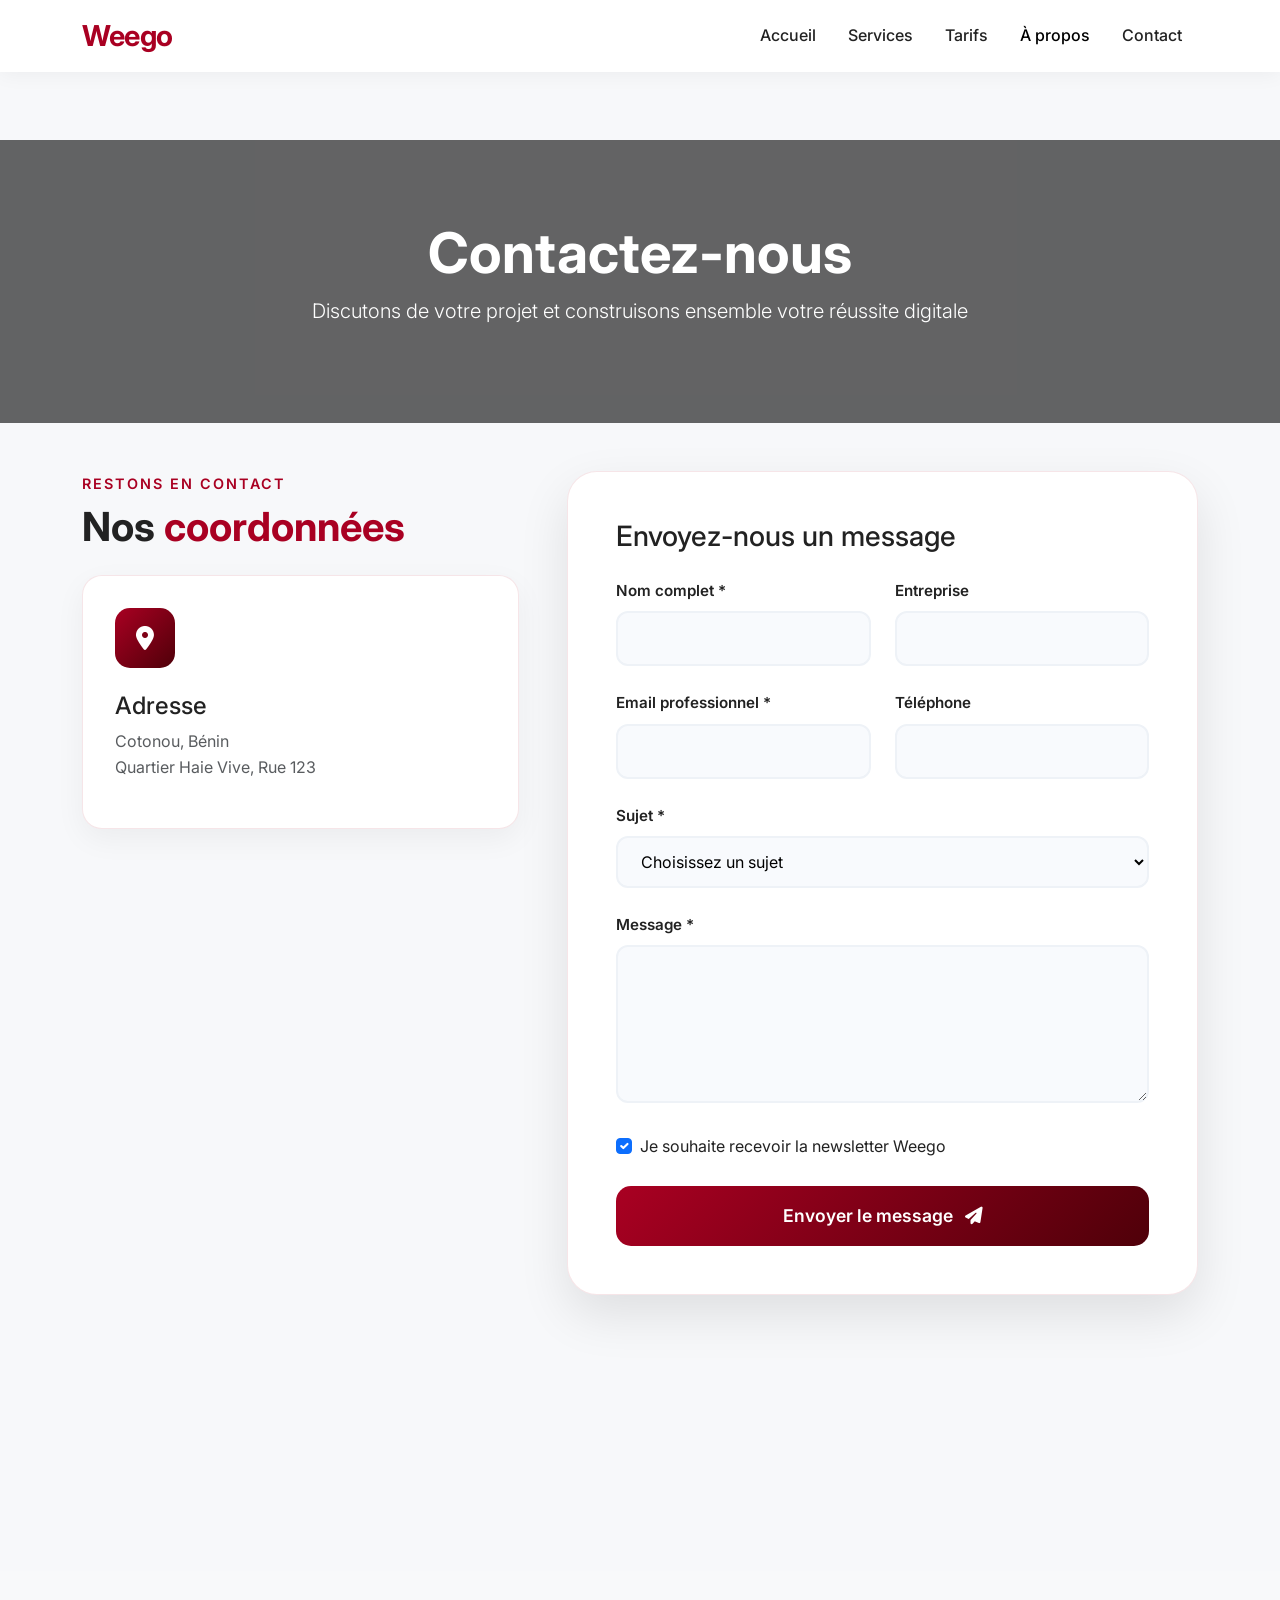
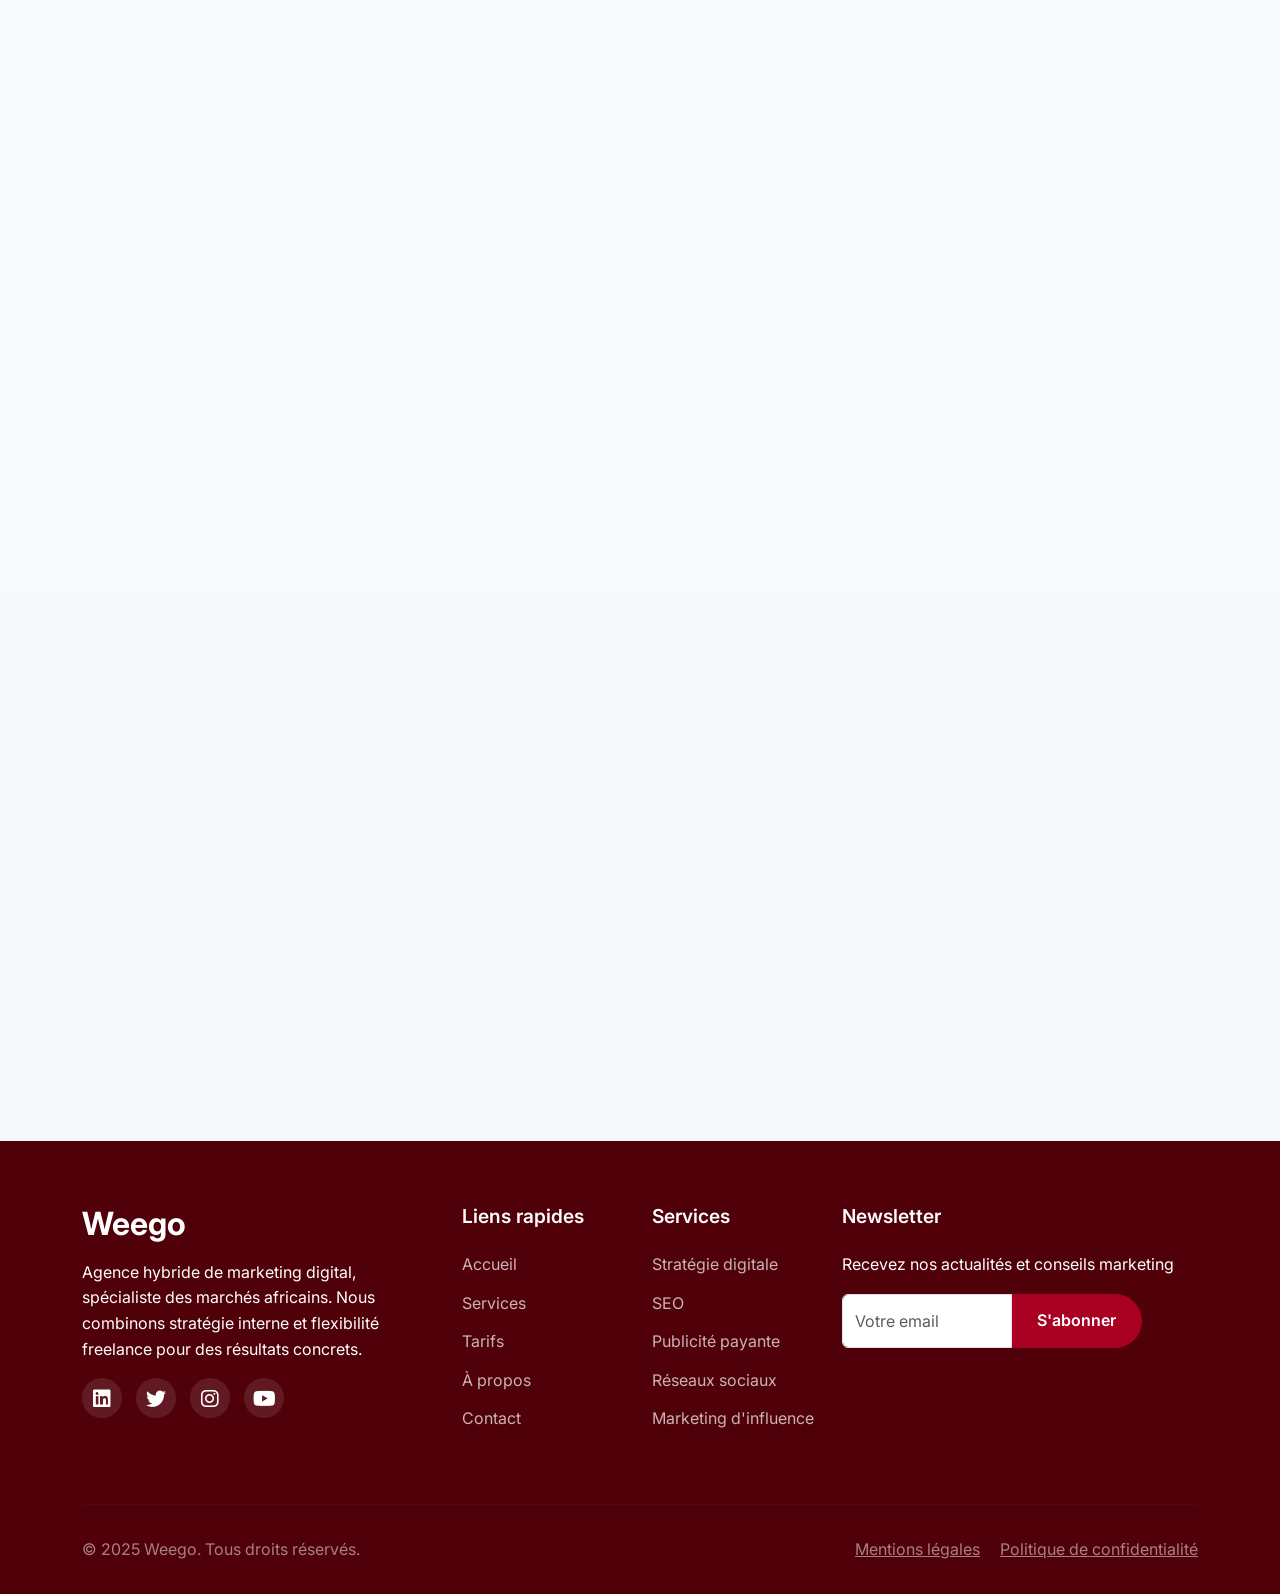
<file: public/contact.html>
<!DOCTYPE html>
<html lang="fr">
<head>
    <meta charset="UTF-8">
    <meta name="viewport" content="width=device-width, initial-scale=1.0">
    <title>Weego - Contact</title>
    <!-- Bootstrap CSS -->
    <link href="https://cdn.jsdelivr.net/npm/bootstrap@5.3.0/dist/css/bootstrap.min.css" rel="stylesheet">
    <!-- Font Awesome -->
    <link rel="stylesheet" href="https://cdnjs.cloudflare.com/ajax/libs/font-awesome/6.4.0/css/all.min.css">
    <!-- AOS Library pour animations au scroll -->
    <link href="https://unpkg.com/aos@2.3.1/dist/aos.css" rel="stylesheet">
    <!-- Custom CSS -->
    <link rel="stylesheet" href="./../static/css/style.css">
    <style>
        /* Styles additionnels pour animations et design pro */
        .contact-hero {
            background: linear-gradient(135deg, rgba(79,0,9,0.9), rgba(169,0,34,0.8)), url('https://images.unsplash.com/photo-1423666639041-f56000c27a9a?ixlib=rb-4.0.3&auto=format&fit=crop&w=1950&q=80');
            background-size: cover;
            background-position: center;
            background-attachment: fixed;
            padding: 8rem 0;
            margin-top: 70px;
            position: relative;
            overflow: hidden;
        }

        .contact-hero::before {
            content: '';
            position: absolute;
            top: -50%;
            left: -50%;
            width: 200%;
            height: 200%;
            background: radial-gradient(circle, rgba(255,255,255,0.1) 0%, transparent 70%);
            animation: rotate 30s linear infinite;
        }

        @keyframes rotate {
            from { transform: rotate(0deg); }
            to { transform: rotate(360deg); }
        }

        .hero-title {
            animation: fadeInUp 1.2s ease;
        }

        .hero-subtitle {
            animation: fadeInUp 1.2s ease 0.2s both;
        }

        @keyframes fadeInUp {
            from {
                opacity: 0;
                transform: translateY(30px);
            }
            to {
                opacity: 1;
                transform: translateY(0);
            }
        }

        /* Cartes d'information avec hover 3D */
        .info-card-modern {
            background: white;
            border-radius: 20px;
            padding: 2rem;
            box-shadow: 0 10px 30px rgba(0,0,0,0.05);
            transition: all 0.4s cubic-bezier(0.175, 0.885, 0.32, 1.275);
            height: 100%;
            border: 1px solid rgba(169,0,34,0.1);
            position: relative;
            overflow: hidden;
        }

        .info-card-modern::before {
            content: '';
            position: absolute;
            top: 0;
            left: 0;
            width: 100%;
            height: 100%;
            background: linear-gradient(135deg, var(--weego-700), var(--weego-900));
            opacity: 0;
            transition: opacity 0.4s;
            z-index: 1;
        }

        .info-card-modern:hover {
            transform: translateY(-10px) scale(1.02);
            box-shadow: 0 20px 40px rgba(169,0,34,0.2);
        }

        .info-card-modern:hover::before {
            opacity: 0.05;
        }

        .info-card-modern .info-icon {
            width: 60px;
            height: 60px;
            background: linear-gradient(135deg, var(--weego-700), var(--weego-900));
            border-radius: 15px;
            display: flex;
            align-items: center;
            justify-content: center;
            margin-bottom: 1.5rem;
            color: white;
            font-size: 1.5rem;
            transition: all 0.4s;
        }

        .info-card-modern:hover .info-icon {
            transform: rotateY(180deg);
            background: var(--weego-900);
        }

        /* Formulaire avec effets */
        .form-card {
            background: white;
            border-radius: 30px;
            padding: 3rem;
            box-shadow: 0 20px 50px rgba(0,0,0,0.1);
            border: 1px solid rgba(169,0,34,0.1);
            transition: all 0.4s;
        }

        .form-card:hover {
            box-shadow: 0 30px 60px rgba(169,0,34,0.15);
        }

        .form-control-modern {
            border: 2px solid #eef2f7;
            border-radius: 12px;
            padding: 0.8rem 1.2rem;
            transition: all 0.3s;
            background: #f8fafd;
        }

        .form-control-modern:focus {
            border-color: var(--weego-700);
            box-shadow: 0 0 0 4px rgba(169,0,34,0.1);
            background: white;
            transform: translateY(-2px);
        }

        .form-label-modern {
            font-weight: 600;
            color: var(--text-default);
            margin-bottom: 0.5rem;
            font-size: 0.95rem;
        }

        .btn-submit-modern {
            background: linear-gradient(135deg, var(--weego-700), var(--weego-900));
            color: white;
            border: none;
            padding: 1rem 2rem;
            border-radius: 15px;
            font-weight: 600;
            font-size: 1.1rem;
            transition: all 0.4s;
            position: relative;
            overflow: hidden;
            width: 100%;
        }

        .btn-submit-modern::before {
            content: '';
            position: absolute;
            top: 50%;
            left: 50%;
            width: 0;
            height: 0;
            border-radius: 50%;
            background: rgba(255,255,255,0.3);
            transform: translate(-50%, -50%);
            transition: width 0.6s, height 0.6s;
        }

        .btn-submit-modern:hover {
            transform: translateY(-3px);
            box-shadow: 0 15px 30px rgba(169,0,34,0.4);
        }

        .btn-submit-modern:hover::before {
            width: 300px;
            height: 300px;
        }

        .btn-submit-modern i {
            transition: transform 0.3s;
        }

        .btn-submit-modern:hover i {
            transform: translateX(5px);
        }

        /* Social links animés */
        .social-link-modern {
            display: inline-flex;
            width: 45px;
            height: 45px;
            background: rgba(169,0,34,0.1);
            color: var(--weego-700);
            border-radius: 12px;
            align-items: center;
            justify-content: center;
            margin-right: 10px;
            transition: all 0.3s cubic-bezier(0.175, 0.885, 0.32, 1.275);
            font-size: 1.2rem;
        }

        .social-link-modern:hover {
            background: var(--weego-700);
            color: white;
            transform: translateY(-5px) rotate(360deg);
            border-radius: 50%;
        }

        /* FAQ cards animées */
        .faq-card {
            background: white;
            border-radius: 20px;
            padding: 2rem;
            box-shadow: 0 5px 20px rgba(0,0,0,0.03);
            transition: all 0.4s;
            border: 1px solid rgba(169,0,34,0.05);
            height: 100%;
            cursor: pointer;
        }

        .faq-card:hover {
            transform: translateX(10px);
            box-shadow: 0 15px 30px rgba(169,0,34,0.1);
            border-color: var(--weego-700);
        }

        .faq-card i {
            transition: transform 0.4s;
        }

        .faq-card:hover i {
            transform: scale(1.2) rotate(10deg);
        }

        /* Map container */
        .map-container-modern {
            border-radius: 30px;
            overflow: hidden;
            box-shadow: 0 20px 40px rgba(0,0,0,0.1);
            transition: all 0.4s;
            height: 400px;
        }

        .map-container-modern:hover {
            box-shadow: 0 30px 60px rgba(169,0,34,0.15);
            transform: scale(1.01);
        }

        /* Divider animé */
        .section-divider {
            width: 80px;
            height: 4px;
            background: linear-gradient(135deg, var(--weego-700), var(--weego-900));
            margin: 2rem auto;
            border-radius: 2px;
            animation: pulse 2s infinite;
        }

        @keyframes pulse {
            0%, 100% { width: 80px; opacity: 1; }
            50% { width: 120px; opacity: 0.7; }
        }

        /* Animation au scroll */
        [data-aos] {
            pointer-events: none;
        }
        [data-aos].aos-animate {
            pointer-events: auto;
        }
    </style>
</head>
<body>

    <!-- Navigation -->
    <nav class="navbar navbar-expand-lg fixed-top">
        <div class="container">
            <a class="navbar-brand" href="./../index.html">Weego</a>
            <button class="navbar-toggler" type="button" data-bs-toggle="collapse" data-bs-target="#navbarNav" aria-controls="navbarNav" aria-expanded="false" aria-label="Toggle navigation">
                <span class="navbar-toggler-icon"></span>
            </button>
            <div class="collapse navbar-collapse" id="navbarNav">
                <ul class="navbar-nav ms-auto">
                    <li class="nav-item">
                        <a class="nav-link" href="./../index.html">Accueil</a>
                    </li>
                    <li class="nav-item">
                        <a class="nav-link" href="./../public/services.html">Services</a>
                    </li>
                    <li class="nav-item">
                        <a class="nav-link" href="./../public/pricing.html">Tarifs</a>
                    </li>
                    <li class="nav-item">
                        <a class="nav-link active" href="./../public/about.html">À propos</a>
                    </li>
                    <li class="nav-item">
                        <a class="nav-link" href="./../public/contact.html">Contact</a>
                    </li>
                </ul>
            </div>
        </div>
    </nav>

    <!-- Hero de la page Contact -->
    <section class="page-hero" style="background-image: url('https://images.unsplash.com/photo-1423666639041-f56000c27a9a?ixlib=rb-4.0.3&auto=format&fit=crop&w=1950&q=80'); background-size: cover; background-position: center; position: relative; padding: 5rem 0; margin-top: 70px;">
        <div class="hero-overlay" style="position: absolute; top: 0; left: 0; width: 100%; height: 100%; background: rgba(0,0,0,0.6); z-index: 1;"></div>
        <div class="container text-center text-white" style="position: relative; z-index: 2;">
            <h1 class="display-4 fw-bold">Contactez-nous</h1>
            <p class="lead">Discutons de votre projet et construisons ensemble votre réussite digitale</p>
        </div>
    </section>


    <!-- Section Contact Principal -->
    <section class="py-5">
        <div class="container">
            <div class="row g-5">
                <!-- Coordonnées avec cartes animées -->
                <div class="col-lg-5">
                    <div data-aos="fade-right" data-aos-duration="1000">
                        <span class="section-subtitle">Restons en contact</span>
                        <h2 class="section-title mb-4">Nos <span class="text-highlight">coordonnées</span></h2>
                    </div>

                    <div class="row g-4">
                        <div class="col-12" data-aos="fade-up" data-aos-delay="100">
                            <div class="info-card-modern">
                                <div class="info-icon">
                                    <i class="fas fa-map-marker-alt"></i>
                                </div>
                                <h4>Adresse</h4>
                                <p class="text-muted mb-0">Cotonou, Bénin</p>
                                <p class="text-muted">Quartier Haie Vive, Rue 123</p>
                            </div>
                        </div>

                        <div class="col-12" data-aos="fade-up" data-aos-delay="200">
                            <div class="info-card-modern">
                                <div class="info-icon">
                                    <i class="fas fa-phone-alt"></i>
                                </div>
                                <h4>Téléphone</h4>
                                <p class="text-muted mb-0">+229 01 23 45 67</p>
                                <p class="text-muted">Lun - Ven, 9h - 18h</p>
                            </div>
                        </div>

                        <div class="col-12" data-aos="fade-up" data-aos-delay="300">
                            <div class="info-card-modern">
                                <div class="info-icon">
                                    <i class="fas fa-envelope"></i>
                                </div>
                                <h4>Email</h4>
                                <p class="text-muted mb-0">contact@weego.bj</p>
                                <p class="text-muted">support@weego.bj</p>
                            </div>
                        </div>
                    </div>

                    <div class="mt-5" data-aos="fade-up" data-aos-delay="400">
                        <h4 class="mb-3">Suivez-nous</h4>
                        <div>
                            <a href="#" class="social-link-modern"><i class="fab fa-linkedin-in"></i></a>
                            <a href="#" class="social-link-modern"><i class="fab fa-twitter"></i></a>
                            <a href="#" class="social-link-modern"><i class="fab fa-instagram"></i></a>
                            <a href="#" class="social-link-modern"><i class="fab fa-facebook-f"></i></a>
                            <a href="#" class="social-link-modern"><i class="fab fa-youtube"></i></a>
                        </div>
                    </div>
                </div>

                <!-- Formulaire de contact premium -->
                <div class="col-lg-7">
                    <div class="form-card" data-aos="fade-left" data-aos-duration="1000">
                        <h3 class="mb-4">Envoyez-nous un message</h3>
                        <form id="contactForm">
                            <div class="row g-4">
                                <div class="col-md-6">
                                    <label class="form-label-modern">Nom complet *</label>
                                    <input type="text" class="form-control-modern w-100" required>
                                </div>
                                <div class="col-md-6">
                                    <label class="form-label-modern">Entreprise</label>
                                    <input type="text" class="form-control-modern w-100">
                                </div>
                                <div class="col-md-6">
                                    <label class="form-label-modern">Email professionnel *</label>
                                    <input type="email" class="form-control-modern w-100" required>
                                </div>
                                <div class="col-md-6">
                                    <label class="form-label-modern">Téléphone</label>
                                    <input type="tel" class="form-control-modern w-100">
                                </div>
                                <div class="col-12">
                                    <label class="form-label-modern">Sujet *</label>
                                    <select class="form-control-modern w-100" required>
                                        <option value="" selected disabled>Choisissez un sujet</option>
                                        <option value="devis">Demande de devis</option>
                                        <option value="info">Information sur les services</option>
                                        <option value="partenariat">Partenariat</option>
                                        <option value="recrutement">Recrutement / Freelance</option>
                                        <option value="autre">Autre</option>
                                    </select>
                                </div>
                                <div class="col-12">
                                    <label class="form-label-modern">Message *</label>
                                    <textarea class="form-control-modern w-100" rows="5" required></textarea>
                                </div>
                                <div class="col-12">
                                    <div class="form-check">
                                        <input type="checkbox" class="form-check-input" id="newsletter" checked>
                                        <label class="form-check-label" for="newsletter">Je souhaite recevoir la newsletter Weego</label>
                                    </div>
                                </div>
                                <div class="col-12">
                                    <button type="submit" class="btn-submit-modern">
                                        <span>Envoyer le message</span>
                                        <i class="fas fa-paper-plane ms-2"></i>
                                    </button>
                                </div>
                            </div>
                        </form>
                    </div>
                </div>
            </div>
        </div>
    </section>

    <!-- Carte Interactive -->
    <section class="py-5 bg-light">
        <div class="container">
            <div class="text-center mb-5" data-aos="fade-up">
                <span class="section-subtitle">Nous trouver</span>
                <h2 class="section-title">Notre <span class="text-highlight">localisation</span></h2>
            </div>
            <div class="map-container-modern" data-aos="zoom-in" data-aos-duration="1000">
                <iframe src="https://www.google.com/maps/embed?pb=!1m18!1m12!1m3!1d253682.4686759109!2d2.29184865!3d6.36769745!2m3!1f0!2f0!3f0!3m2!1i1024!2i768!4f13.1!3m3!1m2!1s0x1024a3b9b1b1b1b1%3A0x123456789abcdef!2sCotonou%2C%20B%C3%A9nin!5e0!3m2!1sfr!2sfr!4v1620000000000!5m2!1sfr!2sfr" width="100%" height="100%" style="border:0;" allowfullscreen="" loading="lazy"></iframe>
            </div>
        </div>
    </section>

    <!-- FAQ Premium -->
    <section class="py-5">
        <div class="container">
            <div class="text-center mb-5" data-aos="fade-up">
                <span class="section-subtitle">Questions fréquentes</span>
                <h2 class="section-title">Vous avez des <span class="text-highlight">questions ?</span></h2>
            </div>
            <div class="row g-4">
                <div class="col-md-6" data-aos="fade-right" data-aos-delay="100">
                    <div class="faq-card">
                        <h5><i class="fas fa-clock me-2" style="color: var(--weego-700);"></i> Quels sont vos délais de réponse ?</h5>
                        <p class="text-muted mb-0">Nous répondons à toutes les demandes sous 24h ouvrées, souvent plus rapidement.</p>
                    </div>
                </div>
                <div class="col-md-6" data-aos="fade-left" data-aos-delay="200">
                    <div class="faq-card">
                        <h5><i class="fas fa-globe me-2" style="color: var(--weego-700);"></i> Travaillez-vous hors Bénin ?</h5>
                        <p class="text-muted mb-0">Oui, nous accompagnons des clients dans toute l'Afrique, en Europe et en Amérique du Nord.</p>
                    </div>
                </div>
                <div class="col-md-6" data-aos="fade-right" data-aos-delay="300">
                    <div class="faq-card">
                        <h5><i class="fas fa-file-signature me-2" style="color: var(--weego-700);"></i> Comment obtenir un devis ?</h5>
                        <p class="text-muted mb-0">Utilisez notre formulaire de contact, appelez-nous ou envoyez un email pour une réponse rapide.</p>
                    </div>
                </div>
                <div class="col-md-6" data-aos="fade-left" data-aos-delay="400">
                    <div class="faq-card">
                        <h5><i class="fas fa-handshake me-2" style="color: var(--weego-700);"></i> Proposez-vous des collaborations ?</h5>
                        <p class="text-muted mb-0">Nous sommes toujours ouverts aux partenariats et candidatures freelances. Contactez-nous !</p>
                    </div>
                </div>
            </div>
        </div>
    </section>

    <!-- Footer -->
    <footer class="footer">
        <div class="container">
            <div class="row">
                <div class="col-lg-4 mb-4">
                    <h4 class="footer-logo">Weego</h4>
                    <p>Agence hybride de marketing digital, spécialiste des marchés africains. Nous combinons stratégie interne et flexibilité freelance pour des résultats concrets.</p>
                    <div class="social-links">
                        <a href="#"><i class="fab fa-linkedin fa-lg"></i></a>
                        <a href="#"><i class="fab fa-twitter fa-lg"></i></a>
                        <a href="#"><i class="fab fa-instagram fa-lg"></i></a>
                        <a href="#"><i class="fab fa-youtube fa-lg"></i></a>
                    </div>
                </div>
                <div class="col-lg-2 mb-4">
                    <h5>Liens rapides</h5>
                    <ul class="list-unstyled">
                        <li><a href="/index.html">Accueil</a></li>
                        <li><a href="/public/services.html">Services</a></li>
                        <li><a href="/public/pricing.html">Tarifs</a></li>
                        <li><a href="/public/about.html">À propos</a></li>
                        <li><a href="/public/contact.html">Contact</a></li>
                    </ul>
                </div>
                <div class="col-lg-2 mb-4">
                    <h5>Services</h5>
                    <ul class="list-unstyled">
                        <li><a href="#">Stratégie digitale</a></li>
                        <li><a href="#">SEO</a></li>
                        <li><a href="#">Publicité payante</a></li>
                        <li><a href="#">Réseaux sociaux</a></li>
                        <li><a href="#">Marketing d'influence</a></li>
                    </ul>
                </div>
                <div class="col-lg-4 mb-4">
                    <h5>Newsletter</h5>
                    <p>Recevez nos actualités et conseils marketing</p>
                    <form class="newsletter-form">
                        <div class="input-group">
                            <input type="email" class="form-control" placeholder="Votre email" required>
                            <button class="btn-weego-primary" type="submit">S'abonner</button>
                        </div>
                    </form>
                </div>
            </div>
            <hr class="footer-hr">
            <div class="row align-items-center">
                <div class="col-md-6 text-center text-md-start">
                    <p class="copyright">&copy; 2025 Weego. Tous droits réservés.</p>
                </div>
                <div class="col-md-6 text-center text-md-end">
                    <a href="#" class="text-white-50 me-3">Mentions légales</a>
                    <a href="#" class="text-white-50">Politique de confidentialité</a>
                </div>
            </div>
        </div>
    </footer>

    <!-- Scripts -->
    <script src="https://cdn.jsdelivr.net/npm/bootstrap@5.3.0/dist/js/bootstrap.bundle.min.js"></script>
    <!-- AOS Library -->
    <script src="https://unpkg.com/aos@2.3.1/dist/aos.js"></script>
    <script>
        // Initialisation de AOS
        AOS.init({
            once: false,
            mirror: true,
            duration: 800,
            easing: 'ease-in-out'
        });

        // Formulaire de contact
        document.getElementById('contactForm').addEventListener('submit', function(e) {
            e.preventDefault();
            alert('Merci pour votre message ! Nous vous répondrons dans les plus brefs délais.');
            this.reset();
        });

        // Newsletter
        document.querySelector('.newsletter-form').addEventListener('submit', function(e) {
            e.preventDefault();
            const email = this.querySelector('input[type="email"]').value;
            alert(`Merci pour votre abonnement avec l'adresse : ${email}`);
            this.reset();
        });
    </script>
    <script src="./../static/js/script.js"></script>
</body>
</html>
</file>
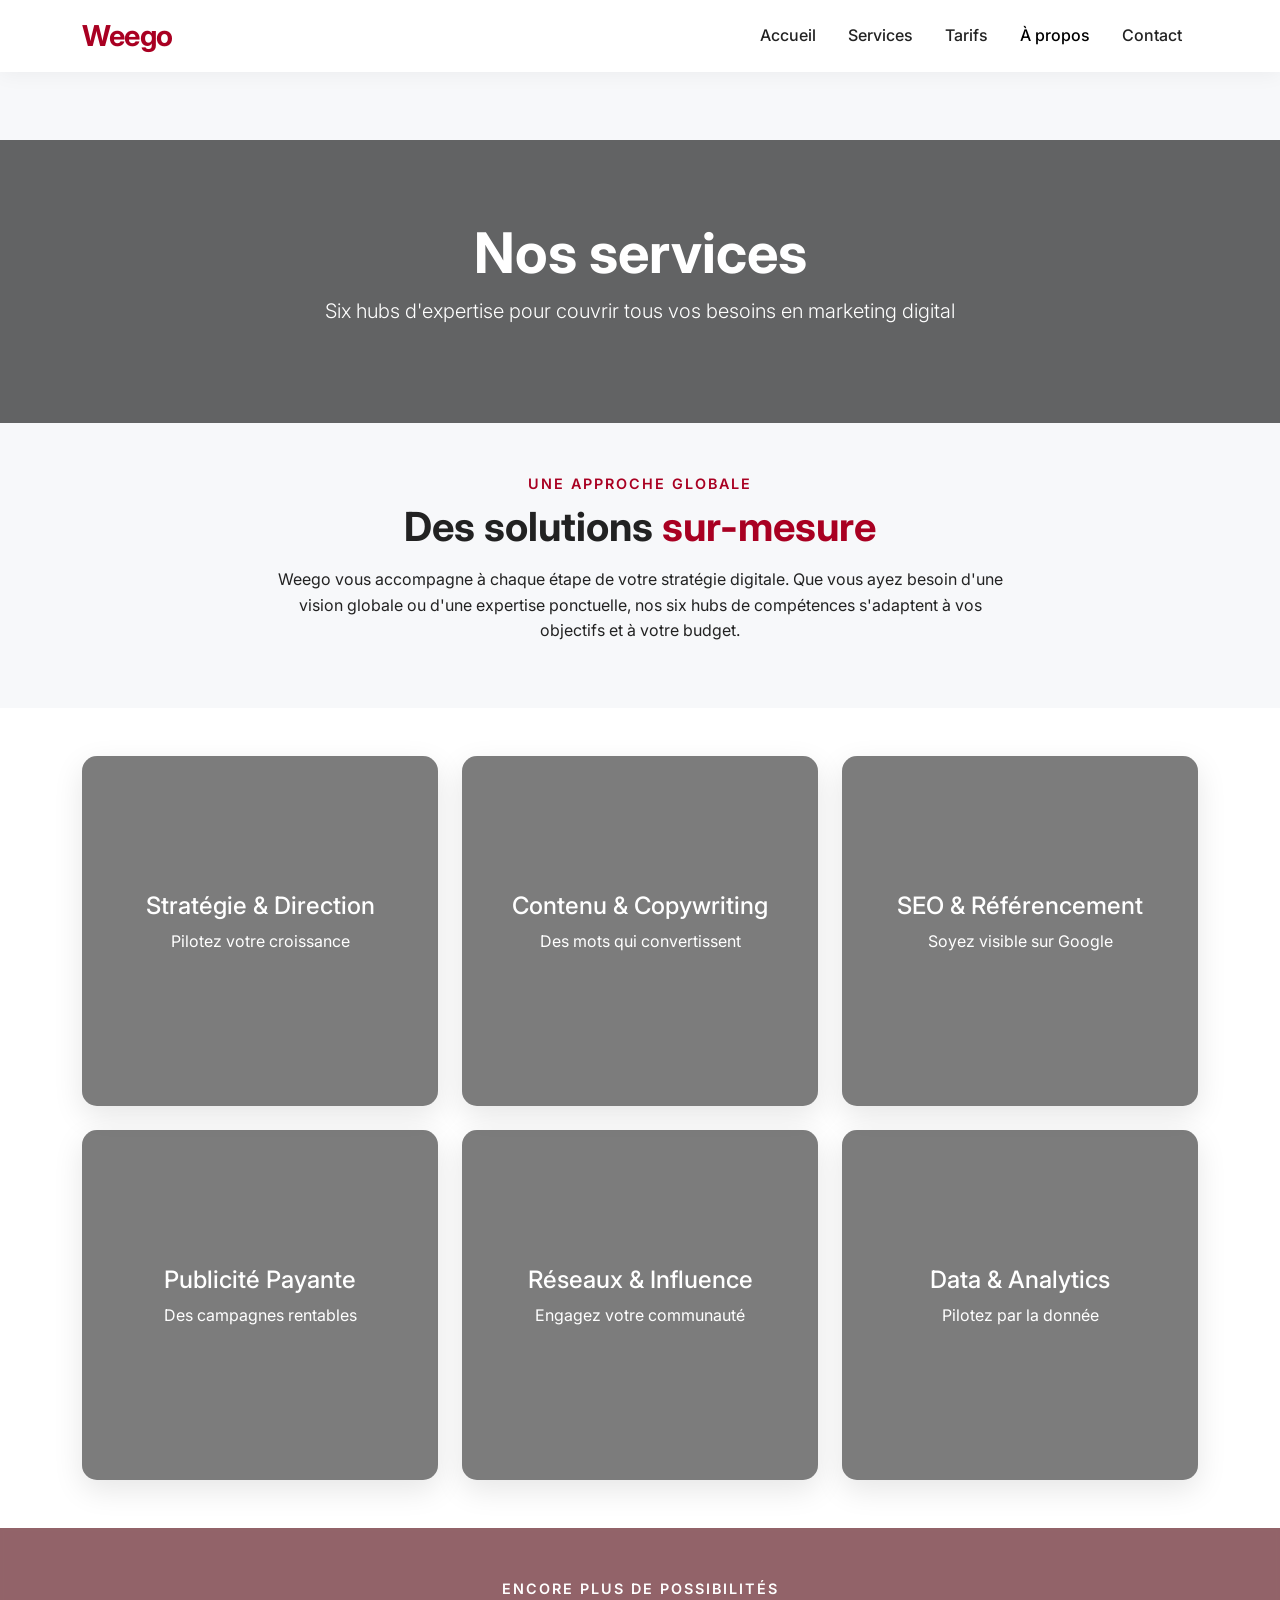
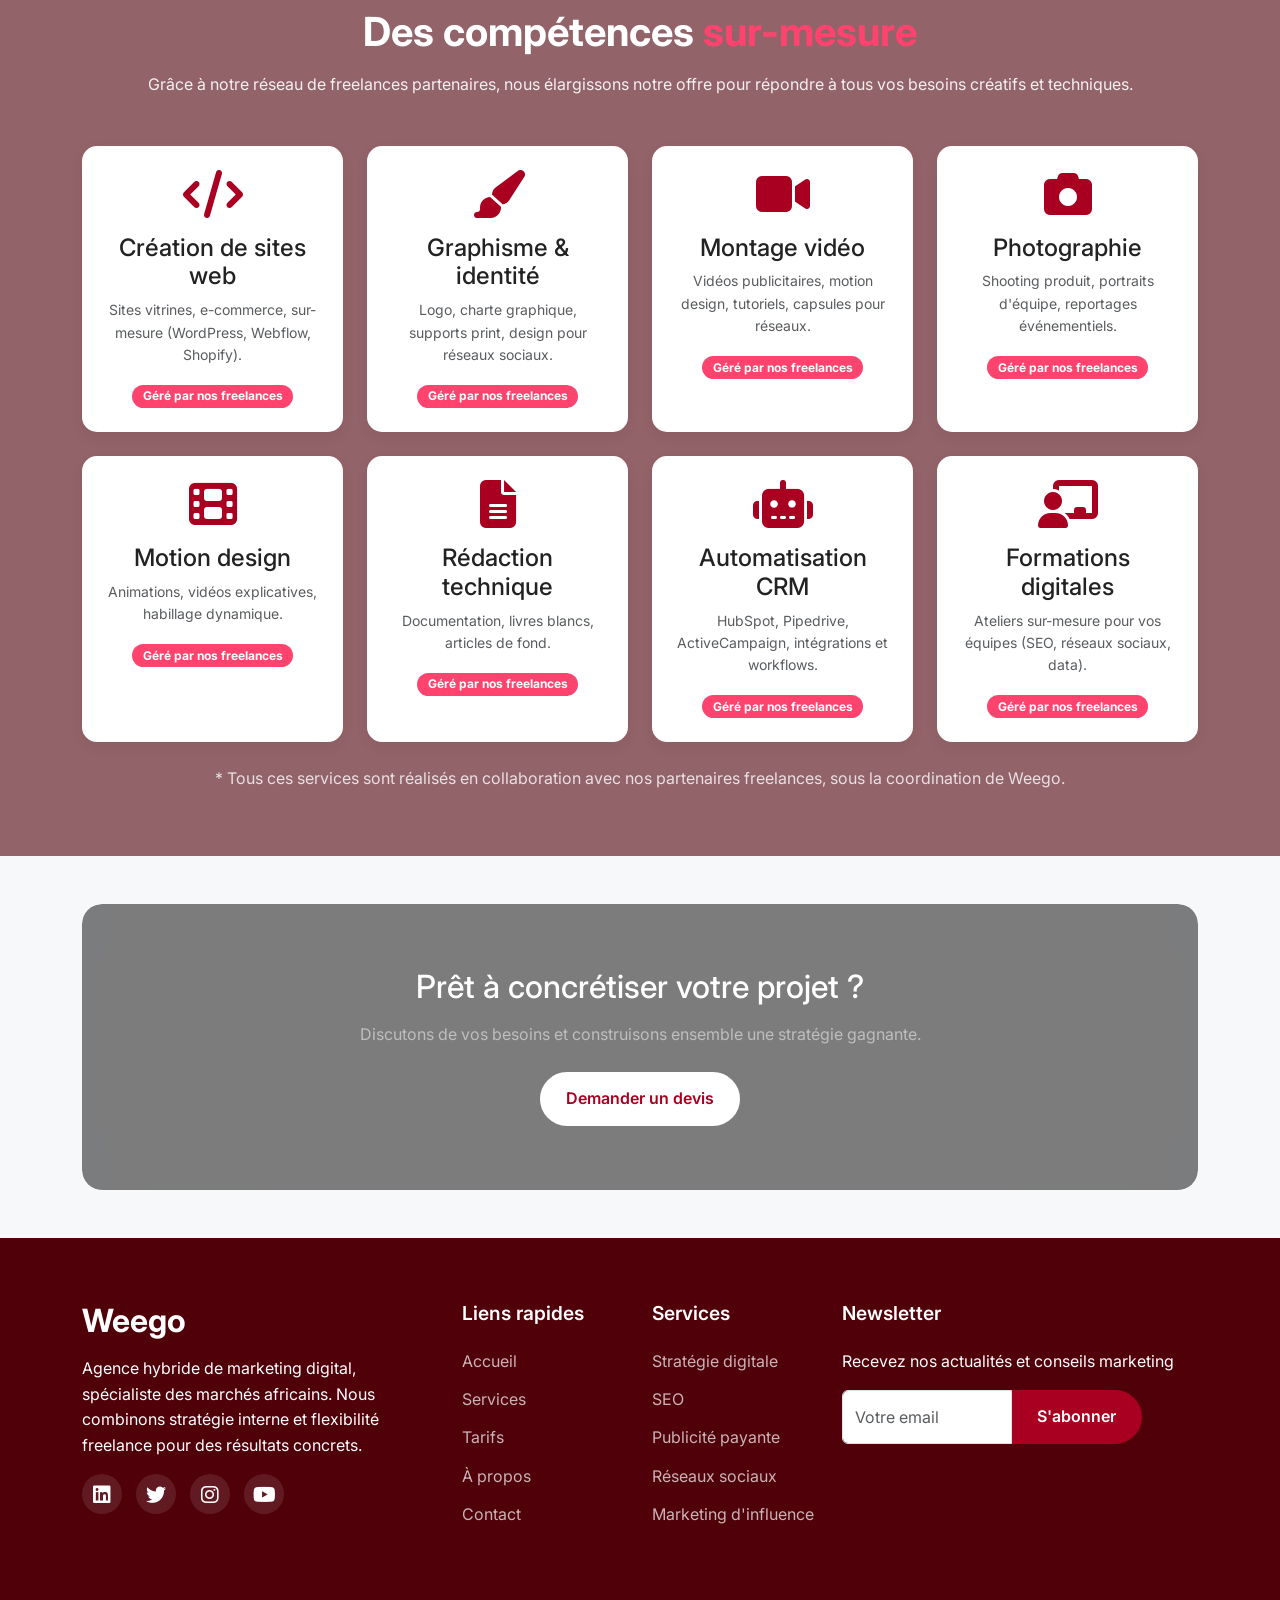
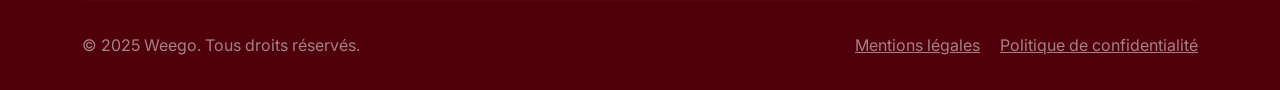
<file: public/services.html>
<!DOCTYPE html>
<html lang="fr">
<head>
    <meta charset="UTF-8">
    <meta name="viewport" content="width=device-width, initial-scale=1.0">
    <title>Weego - Nos services</title>
    <!-- Bootstrap CSS -->
    <link href="https://cdn.jsdelivr.net/npm/bootstrap@5.3.0/dist/css/bootstrap.min.css" rel="stylesheet">
    <!-- Font Awesome -->
    <link rel="stylesheet" href="https://cdnjs.cloudflare.com/ajax/libs/font-awesome/6.4.0/css/all.min.css">
    <!-- Custom CSS -->
    <link rel="stylesheet" href="./../static/css/style.css">
</head>
<body>

    <!-- Navigation -->
    <nav class="navbar navbar-expand-lg fixed-top">
        <div class="container">
            <a class="navbar-brand" href="/index.html">Weego</a>
            <button class="navbar-toggler" type="button" data-bs-toggle="collapse" data-bs-target="#navbarNav" aria-controls="navbarNav" aria-expanded="false" aria-label="Toggle navigation">
                <span class="navbar-toggler-icon"></span>
            </button>
            <div class="collapse navbar-collapse" id="navbarNav">
                                <ul class="navbar-nav ms-auto">
                    <li class="nav-item">
                        <a class="nav-link" href="./../index.html">Accueil</a>
                    </li>
                    <li class="nav-item">
                        <a class="nav-link" href="./../public/services.html">Services</a>
                    </li>
                    <li class="nav-item">
                        <a class="nav-link" href="./../public/pricing.html">Tarifs</a>
                    </li>
                    <li class="nav-item">
                        <a class="nav-link active" href="./../public/about.html">À propos</a>
                    </li>
                    <li class="nav-item">
                        <a class="nav-link" href="./../public/contact.html">Contact</a>
                    </li>
                </ul>
            </div>
        </div>
    </nav>

    <!-- Hero de la page Services (avec image de fond) -->
    <section class="page-hero" style="background-image: url('https://images.unsplash.com/photo-1557804506-669a67965ba0?ixlib=rb-4.0.3&auto=format&fit=crop&w=1950&q=80'); background-size: cover; background-position: center; position: relative; padding: 5rem 0; margin-top: 70px;">
        <div class="hero-overlay" style="position: absolute; top: 0; left: 0; width: 100%; height: 100%; background: rgba(0,0,0,0.6); z-index: 1;"></div>
        <div class="container text-center text-white" style="position: relative; z-index: 2;">
            <h1 class="display-4 fw-bold">Nos services</h1>
            <p class="lead">Six hubs d'expertise pour couvrir tous vos besoins en marketing digital</p>
        </div>
    </section>

    <!-- Introduction -->
    <section class="services-intro py-5">
        <div class="container text-center">
            <span class="section-subtitle">Une approche globale</span>
            <h2 class="section-title">Des solutions <span class="text-highlight">sur-mesure</span></h2>
            <p class="section-description col-lg-8 mx-auto">Weego vous accompagne à chaque étape de votre stratégie digitale. Que vous ayez besoin d'une vision globale ou d'une expertise ponctuelle, nos six hubs de compétences s'adaptent à vos objectifs et à votre budget.</p>
        </div>
    </section>

    <!-- Grille des services (6 hubs) - Flip cards -->
    <section class="services-section py-5">
        <div class="container">
            <div class="row g-4">
                <!-- Carte 1 : Stratégie & Direction -->
                <div class="col-md-6 col-lg-4">
                    <div class="flip-card">
                        <div class="flip-card-inner">
                            <div class="flip-card-front" style="background-image: linear-gradient(rgba(0,0,0,0.3), rgba(0,0,0,0.3)), url('https://images.unsplash.com/photo-1557804506-669a67965ba0?ixlib=rb-4.0.3&auto=format&fit=crop&w=600&q=80');">
                                <h3 class="h4">Stratégie & Direction</h3>
                                <p>Pilotez votre croissance</p>
                            </div>
                            <div class="flip-card-back">
                                <h4>Stratégie & Direction</h4>
                                <p class="small">Audit marketing, définition de buyer personas, tunnels de conversion, plan marketing trimestriel, KPIs personnalisés, accompagnement au lancement.</p>
                                <a href="/public/contact.html" class="btn-weego-light btn-sm mt-3">Demander un devis</a>
                            </div>
                        </div>
                    </div>
                </div>

                <!-- Carte 2 : Contenu & Copywriting -->
                <div class="col-md-6 col-lg-4">
                    <div class="flip-card">
                        <div class="flip-card-inner">
                            <div class="flip-card-front" style="background-image: linear-gradient(rgba(0,0,0,0.3), rgba(0,0,0,0.3)), url('https://images.unsplash.com/photo-1455390582262-044cdead277a?ixlib=rb-4.0.3&auto=format&fit=crop&w=600&q=80');">
                                <h3 class="h4">Contenu & Copywriting</h3>
                                <p>Des mots qui convertissent</p>
                            </div>
                            <div class="flip-card-back">
                                <h4>Contenu & Copywriting</h4>
                                <p class="small">Rédaction SEO, pages de vente, séquences d'emails, scripts vidéo, optimisation de contenus existants, messages de prospection B2B.</p>
                                <a href="/public/contact.html" class="btn-weego-light btn-sm mt-3">Demander un devis</a>
                            </div>
                        </div>
                    </div>
                </div>

                <!-- Carte 3 : SEO & Référencement -->
                <div class="col-md-6 col-lg-4">
                    <div class="flip-card">
                        <div class="flip-card-inner">
                            <div class="flip-card-front" style="background-image: linear-gradient(rgba(0,0,0,0.3), rgba(0,0,0,0.3)), url('https://images.unsplash.com/photo-1562577309-4932fdd64cd1?ixlib=rb-4.0.3&auto=format&fit=crop&w=600&q=80');">
                                <h3 class="h4">SEO & Référencement</h3>
                                <p>Soyez visible sur Google</p>
                            </div>
                            <div class="flip-card-back">
                                <h4>SEO & Référencement</h4>
                                <p class="small">Audit technique, recherche de mots-clés longue traîne, optimisation on-page, netlinking, suivi de positionnement, SEO local.</p>
                                <a href="/public/contact.html" class="btn-weego-light btn-sm mt-3">Demander un devis</a>
                            </div>
                        </div>
                    </div>
                </div>

                <!-- Carte 4 : Publicité Payante -->
                <div class="col-md-6 col-lg-4">
                    <div class="flip-card">
                        <div class="flip-card-inner">
                            <div class="flip-card-front" style="background-image: linear-gradient(rgba(0,0,0,0.3), rgba(0,0,0,0.3)), url('https://images.unsplash.com/photo-1460925895917-afdab827c52f?ixlib=rb-4.0.3&auto=format&fit=crop&w=600&q=80');">
                                <h3 class="h4">Publicité Payante</h3>
                                <p>Des campagnes rentables</p>
                            </div>
                            <div class="flip-card-back">
                                <h4>Publicité Payante</h4>
                                <p class="small">Gestion de campagnes Google Ads, Facebook/Instagram Ads, retargeting, A/B testing, optimisation du budget, tunnels publicitaires performants.</p>
                                <a href="/public/contact.html" class="btn-weego-light btn-sm mt-3">Demander un devis</a>
                            </div>
                        </div>
                    </div>
                </div>

                <!-- Carte 5 : Réseaux & Influence -->
                <div class="col-md-6 col-lg-4">
                    <div class="flip-card">
                        <div class="flip-card-inner">
                            <div class="flip-card-front" style="background-image: linear-gradient(rgba(0,0,0,0.3), rgba(0,0,0,0.3)), url('https://images.unsplash.com/photo-1611162617213-7d7a39e9b1d7?ixlib=rb-4.0.3&auto=format&fit=crop&w=600&q=80');">
                                <h3 class="h4">Réseaux & Influence</h3>
                                <p>Engagez votre communauté</p>
                            </div>
                            <div class="flip-card-back">
                                <h4>Réseaux & Influence</h4>
                                <p class="small">Community management, stratégie de contenu, collaborations avec influenceurs, UGC, social selling, veille concurrentielle.</p>
                                <a href="/public/contact.html" class="btn-weego-light btn-sm mt-3">Demander un devis</a>
                            </div>
                        </div>
                    </div>
                </div>

                <!-- Carte 6 : Data & Analytics -->
                <div class="col-md-6 col-lg-4">
                    <div class="flip-card">
                        <div class="flip-card-inner">
                            <div class="flip-card-front" style="background-image: linear-gradient(rgba(0,0,0,0.3), rgba(0,0,0,0.3)), url('https://images.unsplash.com/photo-1551288049-bebda4e38f71?ixlib=rb-4.0.3&auto=format&fit=crop&w=600&q=80');">
                                <h3 class="h4">Data & Analytics</h3>
                                <p>Pilotez par la donnée</p>
                            </div>
                            <div class="flip-card-back">
                                <h4>Data & Analytics</h4>
                                <p class="small">Tableaux de bord personnalisés, Google Analytics, suivi des conversions, analyse comportementale, recommandations data-driven.</p>
                                <a href="/public/contact.html" class="btn-weego-light btn-sm mt-3">Demander un devis</a>
                            </div>
                        </div>
                    </div>
                </div>
            </div>
        </div>
    </section>

    <!-- Services complémentaires (freelances partenaires) -->
    <section class="complementary-services py-5" style="background-image: url('https://images.unsplash.com/photo-1557804506-669a67965ba0?ixlib=rb-4.0.3&auto=format&fit=crop&w=1950&q=80'); background-size: cover; background-position: center; background-attachment: fixed; position: relative;">
        <!-- Overlay coloré avec flou -->
        <div style="position: absolute; top: 0; left: 0; width: 100%; height: 100%; background-color: var(--weego-900); opacity: 0.6; backdrop-filter: blur(2px); -webkit-backdrop-filter: blur(2px); z-index: 1;"></div>
        <div class="container" style="position: relative; z-index: 2;">
            <div class="text-center mb-5">
                <span class="section-subtitle" style="color: white;">Encore plus de possibilités</span>
                <h2 class="section-title" style="color: white;">Des compétences <span class="text-highlight" style="color: var(--weego-500);">sur-mesure</span></h2>
                <p class="section-description" style="color: rgba(255,255,255,0.9);">Grâce à notre réseau de freelances partenaires, nous élargissons notre offre pour répondre à tous vos besoins créatifs et techniques.</p>
            </div>

            <div class="row g-4">
                <!-- Service 1 : Création de sites web -->
                <div class="col-md-6 col-lg-3">
                    <div class="partner-service-card text-center p-4">
                        <i class="fas fa-code fa-3x mb-3" style="color: var(--weego-700);"></i>
                        <h4>Création de sites web</h4>
                        <p class="small text-muted">Sites vitrines, e-commerce, sur-mesure (WordPress, Webflow, Shopify).</p>
                        <span class="badge bg-weego-500">Géré par nos freelances</span>
                    </div>
                </div>
                <!-- Service 2 : Graphisme & identité visuelle -->
                <div class="col-md-6 col-lg-3">
                    <div class="partner-service-card text-center p-4">
                        <i class="fas fa-paint-brush fa-3x mb-3" style="color: var(--weego-700);"></i>
                        <h4>Graphisme & identité</h4>
                        <p class="small text-muted">Logo, charte graphique, supports print, design pour réseaux sociaux.</p>
                        <span class="badge bg-weego-500">Géré par nos freelances</span>
                    </div>
                </div>
                <!-- Service 3 : Montage vidéo -->
                <div class="col-md-6 col-lg-3">
                    <div class="partner-service-card text-center p-4">
                        <i class="fas fa-video fa-3x mb-3" style="color: var(--weego-700);"></i>
                        <h4>Montage vidéo</h4>
                        <p class="small text-muted">Vidéos publicitaires, motion design, tutoriels, capsules pour réseaux.</p>
                        <span class="badge bg-weego-500">Géré par nos freelances</span>
                    </div>
                </div>
                <!-- Service 4 : Photographie -->
                <div class="col-md-6 col-lg-3">
                    <div class="partner-service-card text-center p-4">
                        <i class="fas fa-camera fa-3x mb-3" style="color: var(--weego-700);"></i>
                        <h4>Photographie</h4>
                        <p class="small text-muted">Shooting produit, portraits d'équipe, reportages événementiels.</p>
                        <span class="badge bg-weego-500">Géré par nos freelances</span>
                    </div>
                </div>
                <!-- Service 5 : Motion design -->
                <div class="col-md-6 col-lg-3">
                    <div class="partner-service-card text-center p-4">
                        <i class="fas fa-film fa-3x mb-3" style="color: var(--weego-700);"></i>
                        <h4>Motion design</h4>
                        <p class="small text-muted">Animations, vidéos explicatives, habillage dynamique.</p>
                        <span class="badge bg-weego-500">Géré par nos freelances</span>
                    </div>
                </div>
                <!-- Service 6 : Rédaction technique -->
                <div class="col-md-6 col-lg-3">
                    <div class="partner-service-card text-center p-4">
                        <i class="fas fa-file-alt fa-3x mb-3" style="color: var(--weego-700);"></i>
                        <h4>Rédaction technique</h4>
                        <p class="small text-muted">Documentation, livres blancs, articles de fond.</p>
                        <span class="badge bg-weego-500">Géré par nos freelances</span>
                    </div>
                </div>
                <!-- Service 7 : Automatisation CRM -->
                <div class="col-md-6 col-lg-3">
                    <div class="partner-service-card text-center p-4">
                        <i class="fas fa-robot fa-3x mb-3" style="color: var(--weego-700);"></i>
                        <h4>Automatisation CRM</h4>
                        <p class="small text-muted">HubSpot, Pipedrive, ActiveCampaign, intégrations et workflows.</p>
                        <span class="badge bg-weego-500">Géré par nos freelances</span>
                    </div>
                </div>
                <!-- Service 8 : Formations digitales -->
                <div class="col-md-6 col-lg-3">
                    <div class="partner-service-card text-center p-4">
                        <i class="fas fa-chalkboard-teacher fa-3x mb-3" style="color: var(--weego-700);"></i>
                        <h4>Formations digitales</h4>
                        <p class="small text-muted">Ateliers sur-mesure pour vos équipes (SEO, réseaux sociaux, data).</p>
                        <span class="badge bg-weego-500">Géré par nos freelances</span>
                    </div>
                </div>
            </div>
            <p class="text-center mt-4" style="color: rgba(255,255,255,0.8);">* Tous ces services sont réalisés en collaboration avec nos partenaires freelances, sous la coordination de Weego.</p>
        </div>
    </section>

    <!-- CTA avec image de fond et effet glass -->
    <section class="cta-section py-5">
        <div class="container">
            <div class="cta-wrapper text-center" style="border-radius: 20px; padding: 4rem 2rem; position: relative; overflow: hidden; background-image: url('https://images.unsplash.com/photo-1557804506-669a67965ba0?ixlib=rb-4.0.3&auto=format&fit=crop&w=1950&q=80'); background-size: cover; background-position: center;">
                <!-- Overlay sombre avec flou -->
                <div style="position: absolute; top: 0; left: 0; width: 100%; height: 100%; background: rgba(0, 0, 0, 0.5); backdrop-filter: blur(5px); -webkit-backdrop-filter: blur(5px); z-index: 1;"></div>
                <!-- Contenu -->
                <div style="position: relative; z-index: 2;">
                    <h2 class="text-white mb-3">Prêt à concrétiser votre projet ?</h2>
                    <p class="text-white-50 mb-4">Discutons de vos besoins et construisons ensemble une stratégie gagnante.</p>
                    <a href="/public/contact.html" class="btn-weego-light btn-lg">Demander un devis</a>
                </div>
            </div>
        </div>
    </section>

    <!-- Footer -->
    <footer class="footer">
        <div class="container">
            <div class="row">
                <div class="col-lg-4 mb-4">
                    <h4 class="footer-logo">Weego</h4>
                    <p>Agence hybride de marketing digital, spécialiste des marchés africains. Nous combinons stratégie interne et flexibilité freelance pour des résultats concrets.</p>
                    <div class="social-links">
                        <a href="#"><i class="fab fa-linkedin fa-lg"></i></a>
                        <a href="#"><i class="fab fa-twitter fa-lg"></i></a>
                        <a href="#"><i class="fab fa-instagram fa-lg"></i></a>
                        <a href="#"><i class="fab fa-youtube fa-lg"></i></a>
                    </div>
                </div>
                <div class="col-lg-2 mb-4">
                    <h5>Liens rapides</h5>
                    <ul class="list-unstyled">
                        <li><a href="/index.html">Accueil</a></li>
                        <li><a href="/public/services.html">Services</a></li>
                        <li><a href="/public/pricing.html">Tarifs</a></li>
                        <li><a href="/public/about.html">À propos</a></li>
                        <li><a href="/public/contact.html">Contact</a></li>
                    </ul>
                </div>
                <div class="col-lg-2 mb-4">
                    <h5>Services</h5>
                    <ul class="list-unstyled">
                        <li><a href="#">Stratégie digitale</a></li>
                        <li><a href="#">SEO</a></li>
                        <li><a href="#">Publicité payante</a></li>
                        <li><a href="#">Réseaux sociaux</a></li>
                        <li><a href="#">Marketing d'influence</a></li>
                    </ul>
                </div>
                <div class="col-lg-4 mb-4">
                    <h5>Newsletter</h5>
                    <p>Recevez nos actualités et conseils marketing</p>
                    <form class="newsletter-form">
                        <div class="input-group">
                            <input type="email" class="form-control" placeholder="Votre email" required>
                            <button class="btn-weego-primary" type="submit">S'abonner</button>
                        </div>
                    </form>
                </div>
            </div>
            <hr class="footer-hr">
            <div class="row align-items-center">
                <div class="col-md-6 text-center text-md-start">
                    <p class="copyright">&copy; 2025 Weego. Tous droits réservés.</p>
                </div>
                <div class="col-md-6 text-center text-md-end">
                    <a href="#" class="text-white-50 me-3">Mentions légales</a>
                    <a href="#" class="text-white-50">Politique de confidentialité</a>
                </div>
            </div>
        </div>
    </footer>

    <!-- Bootstrap JS -->
    <script src="https://cdn.jsdelivr.net/npm/bootstrap@5.3.0/dist/js/bootstrap.bundle.min.js"></script>
    <!-- Custom JS -->
    <script src="./../static/js/script.js"></script>
</body>
</html>
</file>
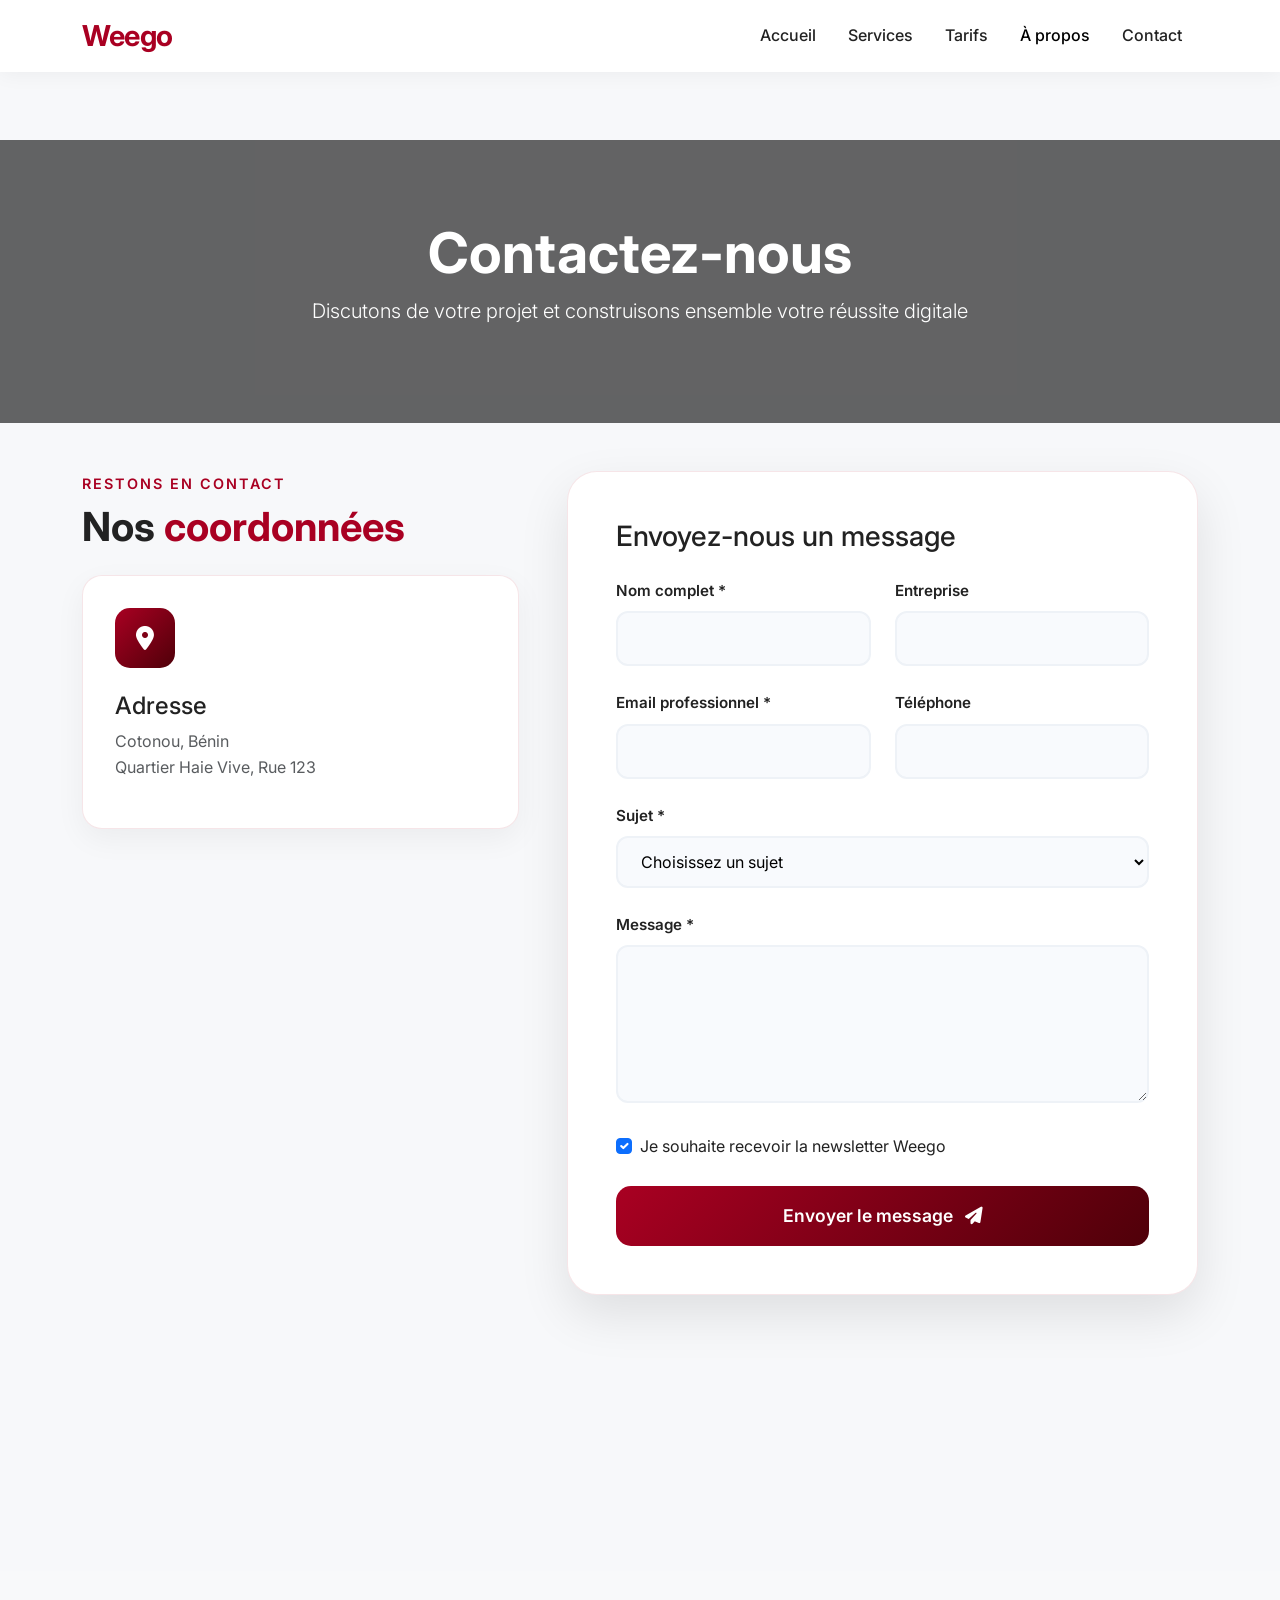
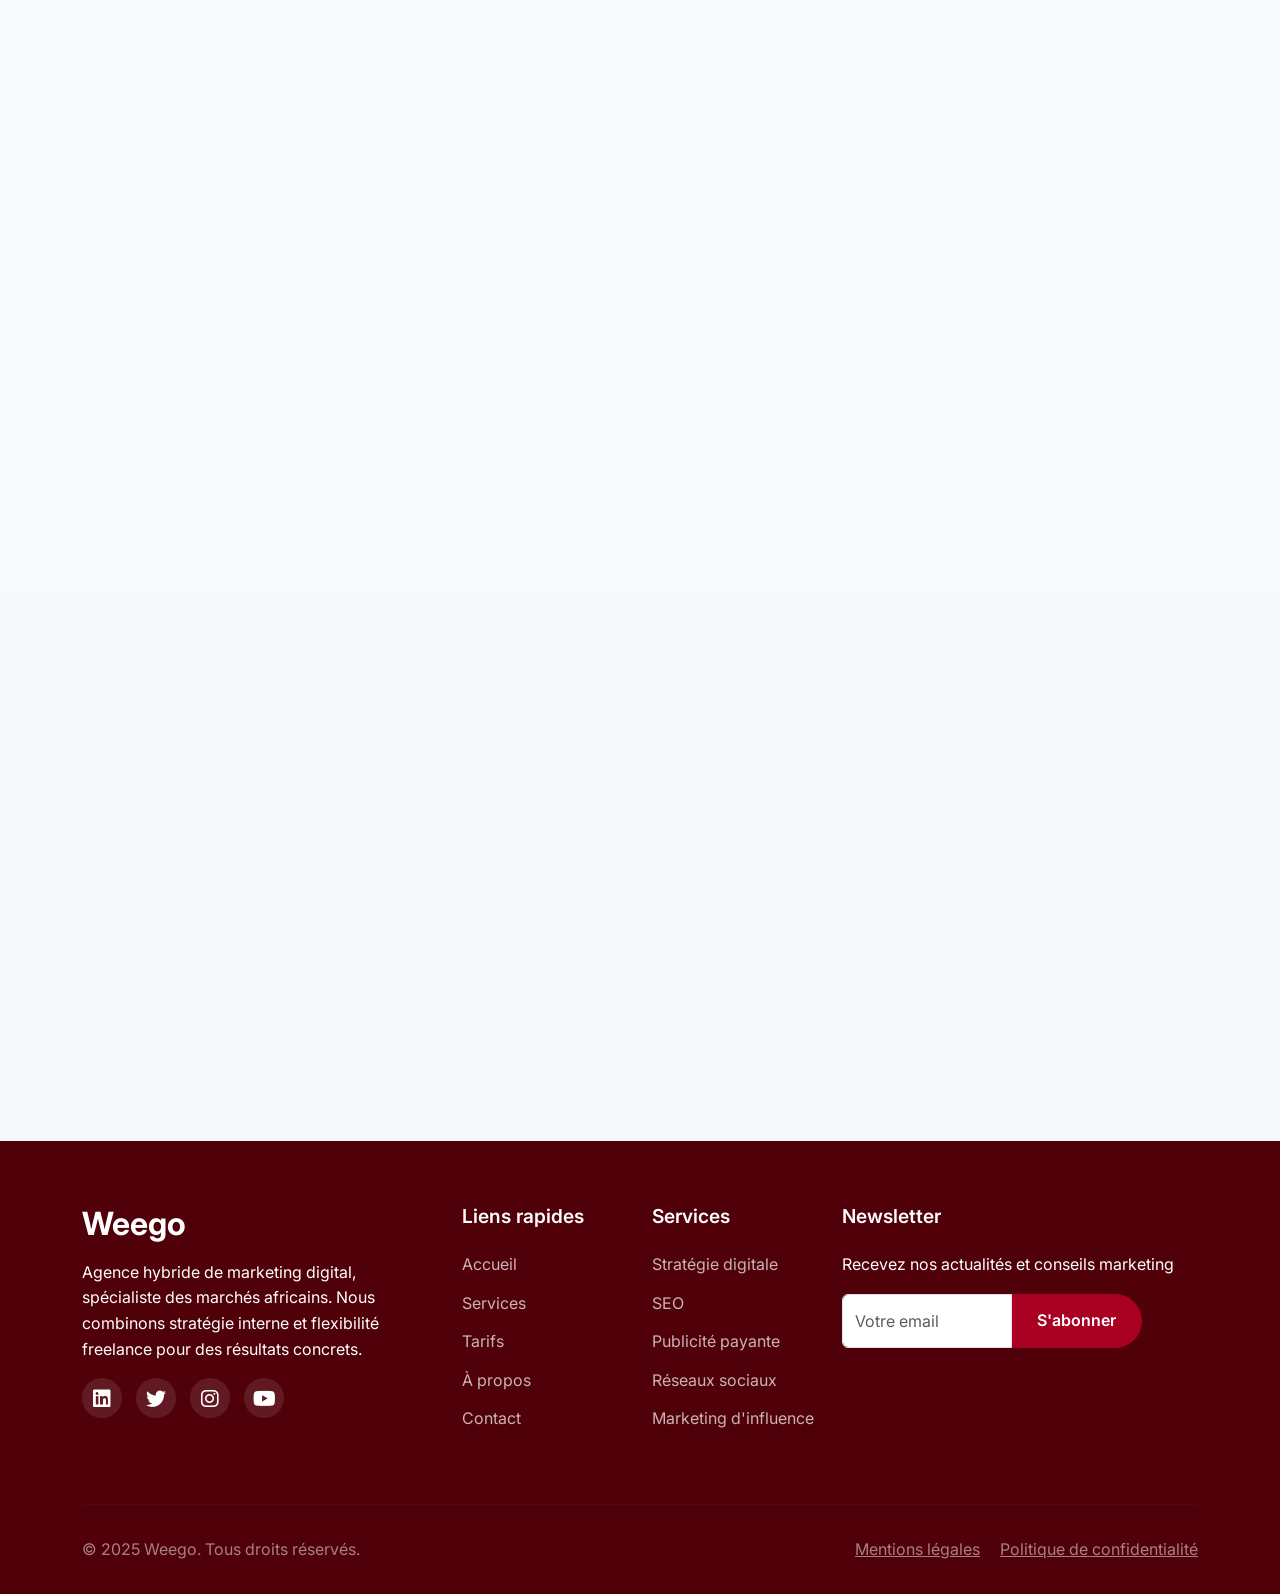
<file: src/contact.html>
<!DOCTYPE html>
<html lang="fr">
<head>
    <meta charset="UTF-8">
    <meta name="viewport" content="width=device-width, initial-scale=1.0">
    <title>Weego - Contact</title>
    <!-- Bootstrap CSS -->
    <link href="https://cdn.jsdelivr.net/npm/bootstrap@5.3.0/dist/css/bootstrap.min.css" rel="stylesheet">
    <!-- Font Awesome -->
    <link rel="stylesheet" href="https://cdnjs.cloudflare.com/ajax/libs/font-awesome/6.4.0/css/all.min.css">
    <!-- AOS Library pour animations au scroll -->
    <link href="https://unpkg.com/aos@2.3.1/dist/aos.css" rel="stylesheet">
    <!-- Custom CSS -->
    <link rel="stylesheet" href="./../static/css/style.css">
    <style>
        /* Styles additionnels pour animations et design pro */
        .contact-hero {
            background: linear-gradient(135deg, rgba(79,0,9,0.9), rgba(169,0,34,0.8)), url('https://images.unsplash.com/photo-1423666639041-f56000c27a9a?ixlib=rb-4.0.3&auto=format&fit=crop&w=1950&q=80');
            background-size: cover;
            background-position: center;
            background-attachment: fixed;
            padding: 8rem 0;
            margin-top: 70px;
            position: relative;
            overflow: hidden;
        }

        .contact-hero::before {
            content: '';
            position: absolute;
            top: -50%;
            left: -50%;
            width: 200%;
            height: 200%;
            background: radial-gradient(circle, rgba(255,255,255,0.1) 0%, transparent 70%);
            animation: rotate 30s linear infinite;
        }

        @keyframes rotate {
            from { transform: rotate(0deg); }
            to { transform: rotate(360deg); }
        }

        .hero-title {
            animation: fadeInUp 1.2s ease;
        }

        .hero-subtitle {
            animation: fadeInUp 1.2s ease 0.2s both;
        }

        @keyframes fadeInUp {
            from {
                opacity: 0;
                transform: translateY(30px);
            }
            to {
                opacity: 1;
                transform: translateY(0);
            }
        }

        /* Cartes d'information avec hover 3D */
        .info-card-modern {
            background: white;
            border-radius: 20px;
            padding: 2rem;
            box-shadow: 0 10px 30px rgba(0,0,0,0.05);
            transition: all 0.4s cubic-bezier(0.175, 0.885, 0.32, 1.275);
            height: 100%;
            border: 1px solid rgba(169,0,34,0.1);
            position: relative;
            overflow: hidden;
        }

        .info-card-modern::before {
            content: '';
            position: absolute;
            top: 0;
            left: 0;
            width: 100%;
            height: 100%;
            background: linear-gradient(135deg, var(--weego-700), var(--weego-900));
            opacity: 0;
            transition: opacity 0.4s;
            z-index: 1;
        }

        .info-card-modern:hover {
            transform: translateY(-10px) scale(1.02);
            box-shadow: 0 20px 40px rgba(169,0,34,0.2);
        }

        .info-card-modern:hover::before {
            opacity: 0.05;
        }

        .info-card-modern .info-icon {
            width: 60px;
            height: 60px;
            background: linear-gradient(135deg, var(--weego-700), var(--weego-900));
            border-radius: 15px;
            display: flex;
            align-items: center;
            justify-content: center;
            margin-bottom: 1.5rem;
            color: white;
            font-size: 1.5rem;
            transition: all 0.4s;
        }

        .info-card-modern:hover .info-icon {
            transform: rotateY(180deg);
            background: var(--weego-900);
        }

        /* Formulaire avec effets */
        .form-card {
            background: white;
            border-radius: 30px;
            padding: 3rem;
            box-shadow: 0 20px 50px rgba(0,0,0,0.1);
            border: 1px solid rgba(169,0,34,0.1);
            transition: all 0.4s;
        }

        .form-card:hover {
            box-shadow: 0 30px 60px rgba(169,0,34,0.15);
        }

        .form-control-modern {
            border: 2px solid #eef2f7;
            border-radius: 12px;
            padding: 0.8rem 1.2rem;
            transition: all 0.3s;
            background: #f8fafd;
        }

        .form-control-modern:focus {
            border-color: var(--weego-700);
            box-shadow: 0 0 0 4px rgba(169,0,34,0.1);
            background: white;
            transform: translateY(-2px);
        }

        .form-label-modern {
            font-weight: 600;
            color: var(--text-default);
            margin-bottom: 0.5rem;
            font-size: 0.95rem;
        }

        .btn-submit-modern {
            background: linear-gradient(135deg, var(--weego-700), var(--weego-900));
            color: white;
            border: none;
            padding: 1rem 2rem;
            border-radius: 15px;
            font-weight: 600;
            font-size: 1.1rem;
            transition: all 0.4s;
            position: relative;
            overflow: hidden;
            width: 100%;
        }

        .btn-submit-modern::before {
            content: '';
            position: absolute;
            top: 50%;
            left: 50%;
            width: 0;
            height: 0;
            border-radius: 50%;
            background: rgba(255,255,255,0.3);
            transform: translate(-50%, -50%);
            transition: width 0.6s, height 0.6s;
        }

        .btn-submit-modern:hover {
            transform: translateY(-3px);
            box-shadow: 0 15px 30px rgba(169,0,34,0.4);
        }

        .btn-submit-modern:hover::before {
            width: 300px;
            height: 300px;
        }

        .btn-submit-modern i {
            transition: transform 0.3s;
        }

        .btn-submit-modern:hover i {
            transform: translateX(5px);
        }

        /* Social links animés */
        .social-link-modern {
            display: inline-flex;
            width: 45px;
            height: 45px;
            background: rgba(169,0,34,0.1);
            color: var(--weego-700);
            border-radius: 12px;
            align-items: center;
            justify-content: center;
            margin-right: 10px;
            transition: all 0.3s cubic-bezier(0.175, 0.885, 0.32, 1.275);
            font-size: 1.2rem;
        }

        .social-link-modern:hover {
            background: var(--weego-700);
            color: white;
            transform: translateY(-5px) rotate(360deg);
            border-radius: 50%;
        }

        /* FAQ cards animées */
        .faq-card {
            background: white;
            border-radius: 20px;
            padding: 2rem;
            box-shadow: 0 5px 20px rgba(0,0,0,0.03);
            transition: all 0.4s;
            border: 1px solid rgba(169,0,34,0.05);
            height: 100%;
            cursor: pointer;
        }

        .faq-card:hover {
            transform: translateX(10px);
            box-shadow: 0 15px 30px rgba(169,0,34,0.1);
            border-color: var(--weego-700);
        }

        .faq-card i {
            transition: transform 0.4s;
        }

        .faq-card:hover i {
            transform: scale(1.2) rotate(10deg);
        }

        /* Map container */
        .map-container-modern {
            border-radius: 30px;
            overflow: hidden;
            box-shadow: 0 20px 40px rgba(0,0,0,0.1);
            transition: all 0.4s;
            height: 400px;
        }

        .map-container-modern:hover {
            box-shadow: 0 30px 60px rgba(169,0,34,0.15);
            transform: scale(1.01);
        }

        /* Divider animé */
        .section-divider {
            width: 80px;
            height: 4px;
            background: linear-gradient(135deg, var(--weego-700), var(--weego-900));
            margin: 2rem auto;
            border-radius: 2px;
            animation: pulse 2s infinite;
        }

        @keyframes pulse {
            0%, 100% { width: 80px; opacity: 1; }
            50% { width: 120px; opacity: 0.7; }
        }

        /* Animation au scroll */
        [data-aos] {
            pointer-events: none;
        }
        [data-aos].aos-animate {
            pointer-events: auto;
        }
    </style>
</head>
<body>

    <!-- Navigation -->
    <nav class="navbar navbar-expand-lg fixed-top">
        <div class="container">
            <a class="navbar-brand" href="./../index.html">Weego</a>
            <button class="navbar-toggler" type="button" data-bs-toggle="collapse" data-bs-target="#navbarNav" aria-controls="navbarNav" aria-expanded="false" aria-label="Toggle navigation">
                <span class="navbar-toggler-icon"></span>
            </button>
            <div class="collapse navbar-collapse" id="navbarNav">
                <ul class="navbar-nav ms-auto">
                    <li class="nav-item">
                        <a class="nav-link" href="./../index.html">Accueil</a>
                    </li>
                    <li class="nav-item">
                        <a class="nav-link" href="./../src/services.html">Services</a>
                    </li>
                    <li class="nav-item">
                        <a class="nav-link" href="./../src/pricing.html">Tarifs</a>
                    </li>
                    <li class="nav-item">
                        <a class="nav-link active" href="./../src/about.html">À propos</a>
                    </li>
                    <li class="nav-item">
                        <a class="nav-link" href="./../src/contact.html">Contact</a>
                    </li>
                </ul>
            </div>
        </div>
    </nav>

    <!-- Hero de la page Contact -->
    <section class="page-hero" style="background-image: url('https://images.unsplash.com/photo-1423666639041-f56000c27a9a?ixlib=rb-4.0.3&auto=format&fit=crop&w=1950&q=80'); background-size: cover; background-position: center; position: relative; padding: 5rem 0; margin-top: 70px;">
        <div class="hero-overlay" style="position: absolute; top: 0; left: 0; width: 100%; height: 100%; background: rgba(0,0,0,0.6); z-index: 1;"></div>
        <div class="container text-center text-white" style="position: relative; z-index: 2;">
            <h1 class="display-4 fw-bold">Contactez-nous</h1>
            <p class="lead">Discutons de votre projet et construisons ensemble votre réussite digitale</p>
        </div>
    </section>


    <!-- Section Contact Principal -->
    <section class="py-5">
        <div class="container">
            <div class="row g-5">
                <!-- Coordonnées avec cartes animées -->
                <div class="col-lg-5">
                    <div data-aos="fade-right" data-aos-duration="1000">
                        <span class="section-subtitle">Restons en contact</span>
                        <h2 class="section-title mb-4">Nos <span class="text-highlight">coordonnées</span></h2>
                    </div>

                    <div class="row g-4">
                        <div class="col-12" data-aos="fade-up" data-aos-delay="100">
                            <div class="info-card-modern">
                                <div class="info-icon">
                                    <i class="fas fa-map-marker-alt"></i>
                                </div>
                                <h4>Adresse</h4>
                                <p class="text-muted mb-0">Cotonou, Bénin</p>
                                <p class="text-muted">Quartier Haie Vive, Rue 123</p>
                            </div>
                        </div>

                        <div class="col-12" data-aos="fade-up" data-aos-delay="200">
                            <div class="info-card-modern">
                                <div class="info-icon">
                                    <i class="fas fa-phone-alt"></i>
                                </div>
                                <h4>Téléphone</h4>
                                <p class="text-muted mb-0">+229 01 23 45 67</p>
                                <p class="text-muted">Lun - Ven, 9h - 18h</p>
                            </div>
                        </div>

                        <div class="col-12" data-aos="fade-up" data-aos-delay="300">
                            <div class="info-card-modern">
                                <div class="info-icon">
                                    <i class="fas fa-envelope"></i>
                                </div>
                                <h4>Email</h4>
                                <p class="text-muted mb-0">contact@weego.bj</p>
                                <p class="text-muted">support@weego.bj</p>
                            </div>
                        </div>
                    </div>

                    <div class="mt-5" data-aos="fade-up" data-aos-delay="400">
                        <h4 class="mb-3">Suivez-nous</h4>
                        <div>
                            <a href="#" class="social-link-modern"><i class="fab fa-linkedin-in"></i></a>
                            <a href="#" class="social-link-modern"><i class="fab fa-twitter"></i></a>
                            <a href="#" class="social-link-modern"><i class="fab fa-instagram"></i></a>
                            <a href="#" class="social-link-modern"><i class="fab fa-facebook-f"></i></a>
                            <a href="#" class="social-link-modern"><i class="fab fa-youtube"></i></a>
                        </div>
                    </div>
                </div>

                <!-- Formulaire de contact premium -->
                <div class="col-lg-7">
                    <div class="form-card" data-aos="fade-left" data-aos-duration="1000">
                        <h3 class="mb-4">Envoyez-nous un message</h3>
                        <form id="contactForm">
                            <div class="row g-4">
                                <div class="col-md-6">
                                    <label class="form-label-modern">Nom complet *</label>
                                    <input type="text" class="form-control-modern w-100" required>
                                </div>
                                <div class="col-md-6">
                                    <label class="form-label-modern">Entreprise</label>
                                    <input type="text" class="form-control-modern w-100">
                                </div>
                                <div class="col-md-6">
                                    <label class="form-label-modern">Email professionnel *</label>
                                    <input type="email" class="form-control-modern w-100" required>
                                </div>
                                <div class="col-md-6">
                                    <label class="form-label-modern">Téléphone</label>
                                    <input type="tel" class="form-control-modern w-100">
                                </div>
                                <div class="col-12">
                                    <label class="form-label-modern">Sujet *</label>
                                    <select class="form-control-modern w-100" required>
                                        <option value="" selected disabled>Choisissez un sujet</option>
                                        <option value="devis">Demande de devis</option>
                                        <option value="info">Information sur les services</option>
                                        <option value="partenariat">Partenariat</option>
                                        <option value="recrutement">Recrutement / Freelance</option>
                                        <option value="autre">Autre</option>
                                    </select>
                                </div>
                                <div class="col-12">
                                    <label class="form-label-modern">Message *</label>
                                    <textarea class="form-control-modern w-100" rows="5" required></textarea>
                                </div>
                                <div class="col-12">
                                    <div class="form-check">
                                        <input type="checkbox" class="form-check-input" id="newsletter" checked>
                                        <label class="form-check-label" for="newsletter">Je souhaite recevoir la newsletter Weego</label>
                                    </div>
                                </div>
                                <div class="col-12">
                                    <button type="submit" class="btn-submit-modern">
                                        <span>Envoyer le message</span>
                                        <i class="fas fa-paper-plane ms-2"></i>
                                    </button>
                                </div>
                            </div>
                        </form>
                    </div>
                </div>
            </div>
        </div>
    </section>

    <!-- Carte Interactive -->
    <section class="py-5 bg-light">
        <div class="container">
            <div class="text-center mb-5" data-aos="fade-up">
                <span class="section-subtitle">Nous trouver</span>
                <h2 class="section-title">Notre <span class="text-highlight">localisation</span></h2>
            </div>
            <div class="map-container-modern" data-aos="zoom-in" data-aos-duration="1000">
                <iframe src="https://www.google.com/maps/embed?pb=!1m18!1m12!1m3!1d253682.4686759109!2d2.29184865!3d6.36769745!2m3!1f0!2f0!3f0!3m2!1i1024!2i768!4f13.1!3m3!1m2!1s0x1024a3b9b1b1b1b1%3A0x123456789abcdef!2sCotonou%2C%20B%C3%A9nin!5e0!3m2!1sfr!2sfr!4v1620000000000!5m2!1sfr!2sfr" width="100%" height="100%" style="border:0;" allowfullscreen="" loading="lazy"></iframe>
            </div>
        </div>
    </section>

    <!-- FAQ Premium -->
    <section class="py-5">
        <div class="container">
            <div class="text-center mb-5" data-aos="fade-up">
                <span class="section-subtitle">Questions fréquentes</span>
                <h2 class="section-title">Vous avez des <span class="text-highlight">questions ?</span></h2>
            </div>
            <div class="row g-4">
                <div class="col-md-6" data-aos="fade-right" data-aos-delay="100">
                    <div class="faq-card">
                        <h5><i class="fas fa-clock me-2" style="color: var(--weego-700);"></i> Quels sont vos délais de réponse ?</h5>
                        <p class="text-muted mb-0">Nous répondons à toutes les demandes sous 24h ouvrées, souvent plus rapidement.</p>
                    </div>
                </div>
                <div class="col-md-6" data-aos="fade-left" data-aos-delay="200">
                    <div class="faq-card">
                        <h5><i class="fas fa-globe me-2" style="color: var(--weego-700);"></i> Travaillez-vous hors Bénin ?</h5>
                        <p class="text-muted mb-0">Oui, nous accompagnons des clients dans toute l'Afrique, en Europe et en Amérique du Nord.</p>
                    </div>
                </div>
                <div class="col-md-6" data-aos="fade-right" data-aos-delay="300">
                    <div class="faq-card">
                        <h5><i class="fas fa-file-signature me-2" style="color: var(--weego-700);"></i> Comment obtenir un devis ?</h5>
                        <p class="text-muted mb-0">Utilisez notre formulaire de contact, appelez-nous ou envoyez un email pour une réponse rapide.</p>
                    </div>
                </div>
                <div class="col-md-6" data-aos="fade-left" data-aos-delay="400">
                    <div class="faq-card">
                        <h5><i class="fas fa-handshake me-2" style="color: var(--weego-700);"></i> Proposez-vous des collaborations ?</h5>
                        <p class="text-muted mb-0">Nous sommes toujours ouverts aux partenariats et candidatures freelances. Contactez-nous !</p>
                    </div>
                </div>
            </div>
        </div>
    </section>

    <!-- Footer -->
    <footer class="footer">
        <div class="container">
            <div class="row">
                <div class="col-lg-4 mb-4">
                    <h4 class="footer-logo">Weego</h4>
                    <p>Agence hybride de marketing digital, spécialiste des marchés africains. Nous combinons stratégie interne et flexibilité freelance pour des résultats concrets.</p>
                    <div class="social-links">
                        <a href="#"><i class="fab fa-linkedin fa-lg"></i></a>
                        <a href="#"><i class="fab fa-twitter fa-lg"></i></a>
                        <a href="#"><i class="fab fa-instagram fa-lg"></i></a>
                        <a href="#"><i class="fab fa-youtube fa-lg"></i></a>
                    </div>
                </div>
                <div class="col-lg-2 mb-4">
                    <h5>Liens rapides</h5>
                    <ul class="list-unstyled">
                        <li><a href="/index.html">Accueil</a></li>
                        <li><a href="/src/services.html">Services</a></li>
                        <li><a href="/src/pricing.html">Tarifs</a></li>
                        <li><a href="/src/about.html">À propos</a></li>
                        <li><a href="/src/contact.html">Contact</a></li>
                    </ul>
                </div>
                <div class="col-lg-2 mb-4">
                    <h5>Services</h5>
                    <ul class="list-unstyled">
                        <li><a href="#">Stratégie digitale</a></li>
                        <li><a href="#">SEO</a></li>
                        <li><a href="#">Publicité payante</a></li>
                        <li><a href="#">Réseaux sociaux</a></li>
                        <li><a href="#">Marketing d'influence</a></li>
                    </ul>
                </div>
                <div class="col-lg-4 mb-4">
                    <h5>Newsletter</h5>
                    <p>Recevez nos actualités et conseils marketing</p>
                    <form class="newsletter-form">
                        <div class="input-group">
                            <input type="email" class="form-control" placeholder="Votre email" required>
                            <button class="btn-weego-primary" type="submit">S'abonner</button>
                        </div>
                    </form>
                </div>
            </div>
            <hr class="footer-hr">
            <div class="row align-items-center">
                <div class="col-md-6 text-center text-md-start">
                    <p class="copyright">&copy; 2025 Weego. Tous droits réservés.</p>
                </div>
                <div class="col-md-6 text-center text-md-end">
                    <a href="#" class="text-white-50 me-3">Mentions légales</a>
                    <a href="#" class="text-white-50">Politique de confidentialité</a>
                </div>
            </div>
        </div>
    </footer>

    <!-- Scripts -->
    <script src="https://cdn.jsdelivr.net/npm/bootstrap@5.3.0/dist/js/bootstrap.bundle.min.js"></script>
    <!-- AOS Library -->
    <script src="https://unpkg.com/aos@2.3.1/dist/aos.js"></script>
    <script>
        // Initialisation de AOS
        AOS.init({
            once: false,
            mirror: true,
            duration: 800,
            easing: 'ease-in-out'
        });

        // Formulaire de contact
        document.getElementById('contactForm').addEventListener('submit', function(e) {
            e.preventDefault();
            alert('Merci pour votre message ! Nous vous répondrons dans les plus brefs délais.');
            this.reset();
        });

        // Newsletter
        document.querySelector('.newsletter-form').addEventListener('submit', function(e) {
            e.preventDefault();
            const email = this.querySelector('input[type="email"]').value;
            alert(`Merci pour votre abonnement avec l'adresse : ${email}`);
            this.reset();
        });
    </script>
    <script src="./../static/js/script.js"></script>
</body>
</html>
</file>
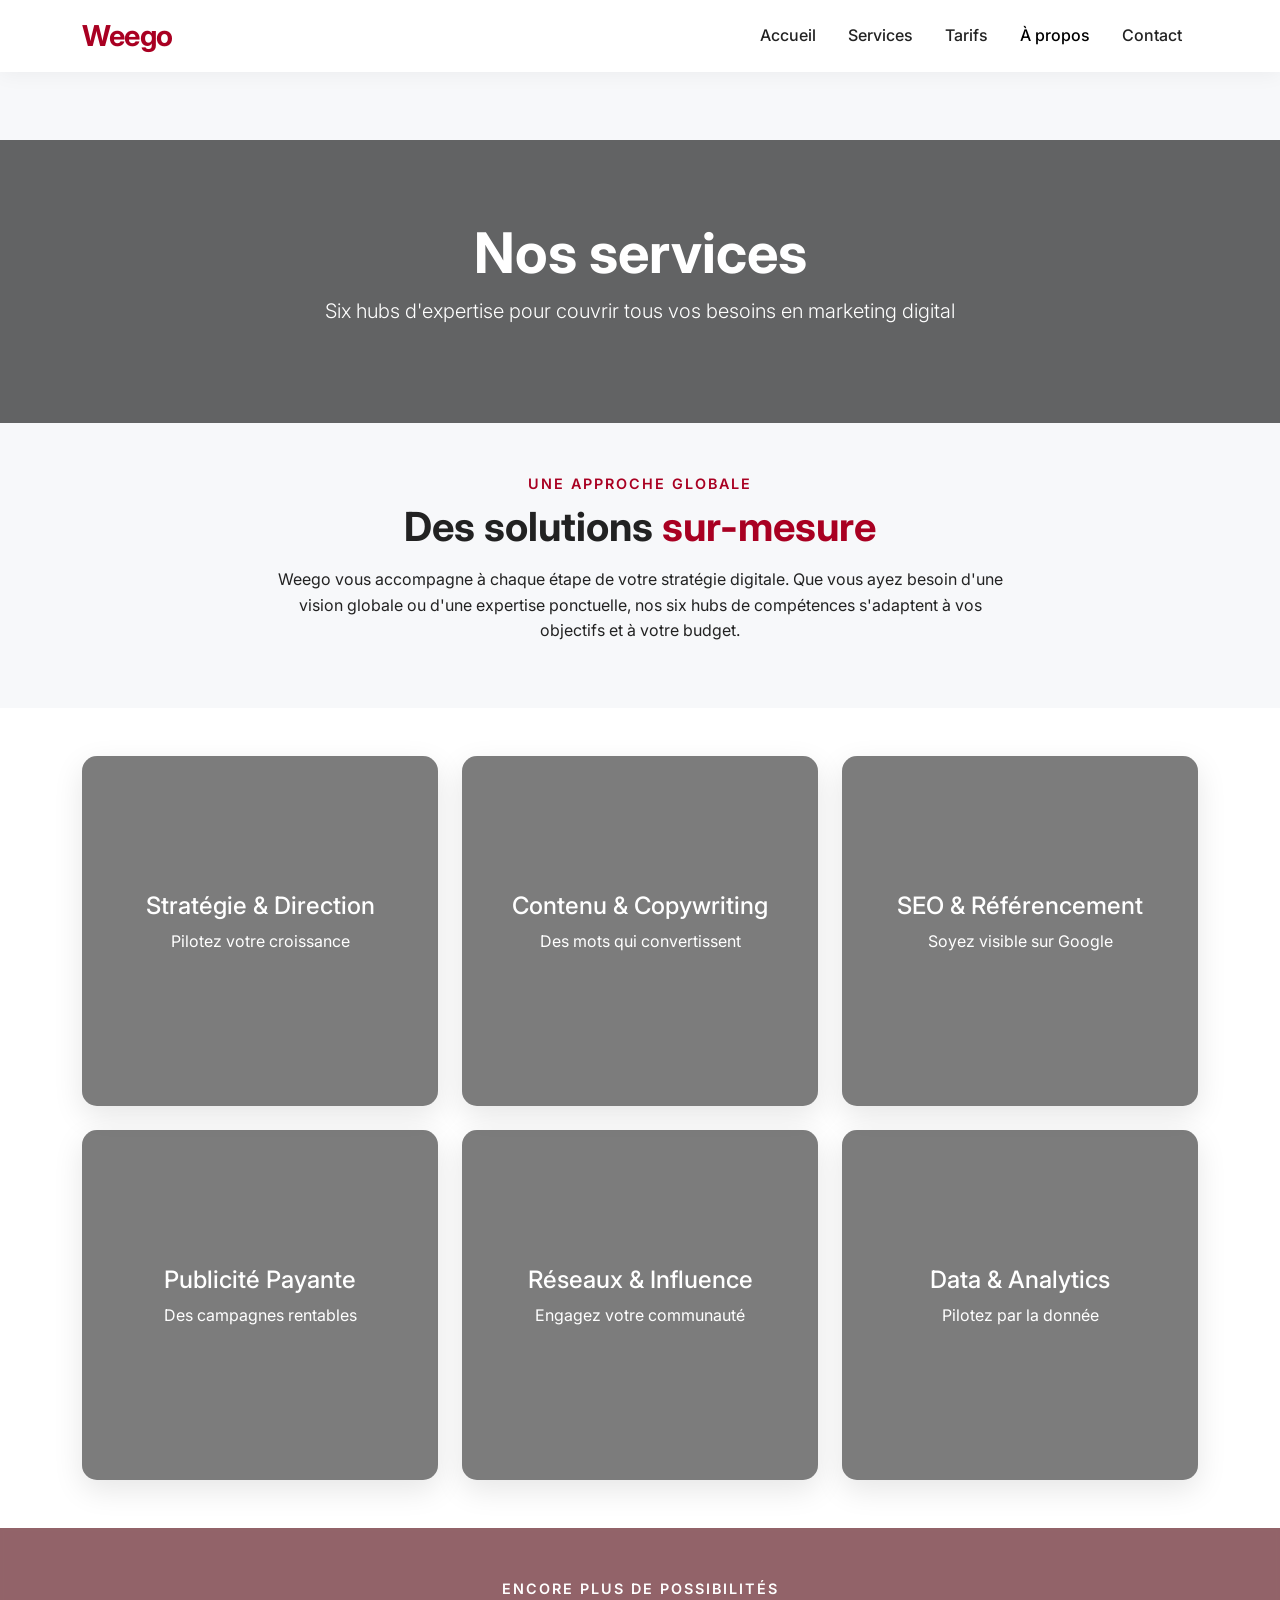
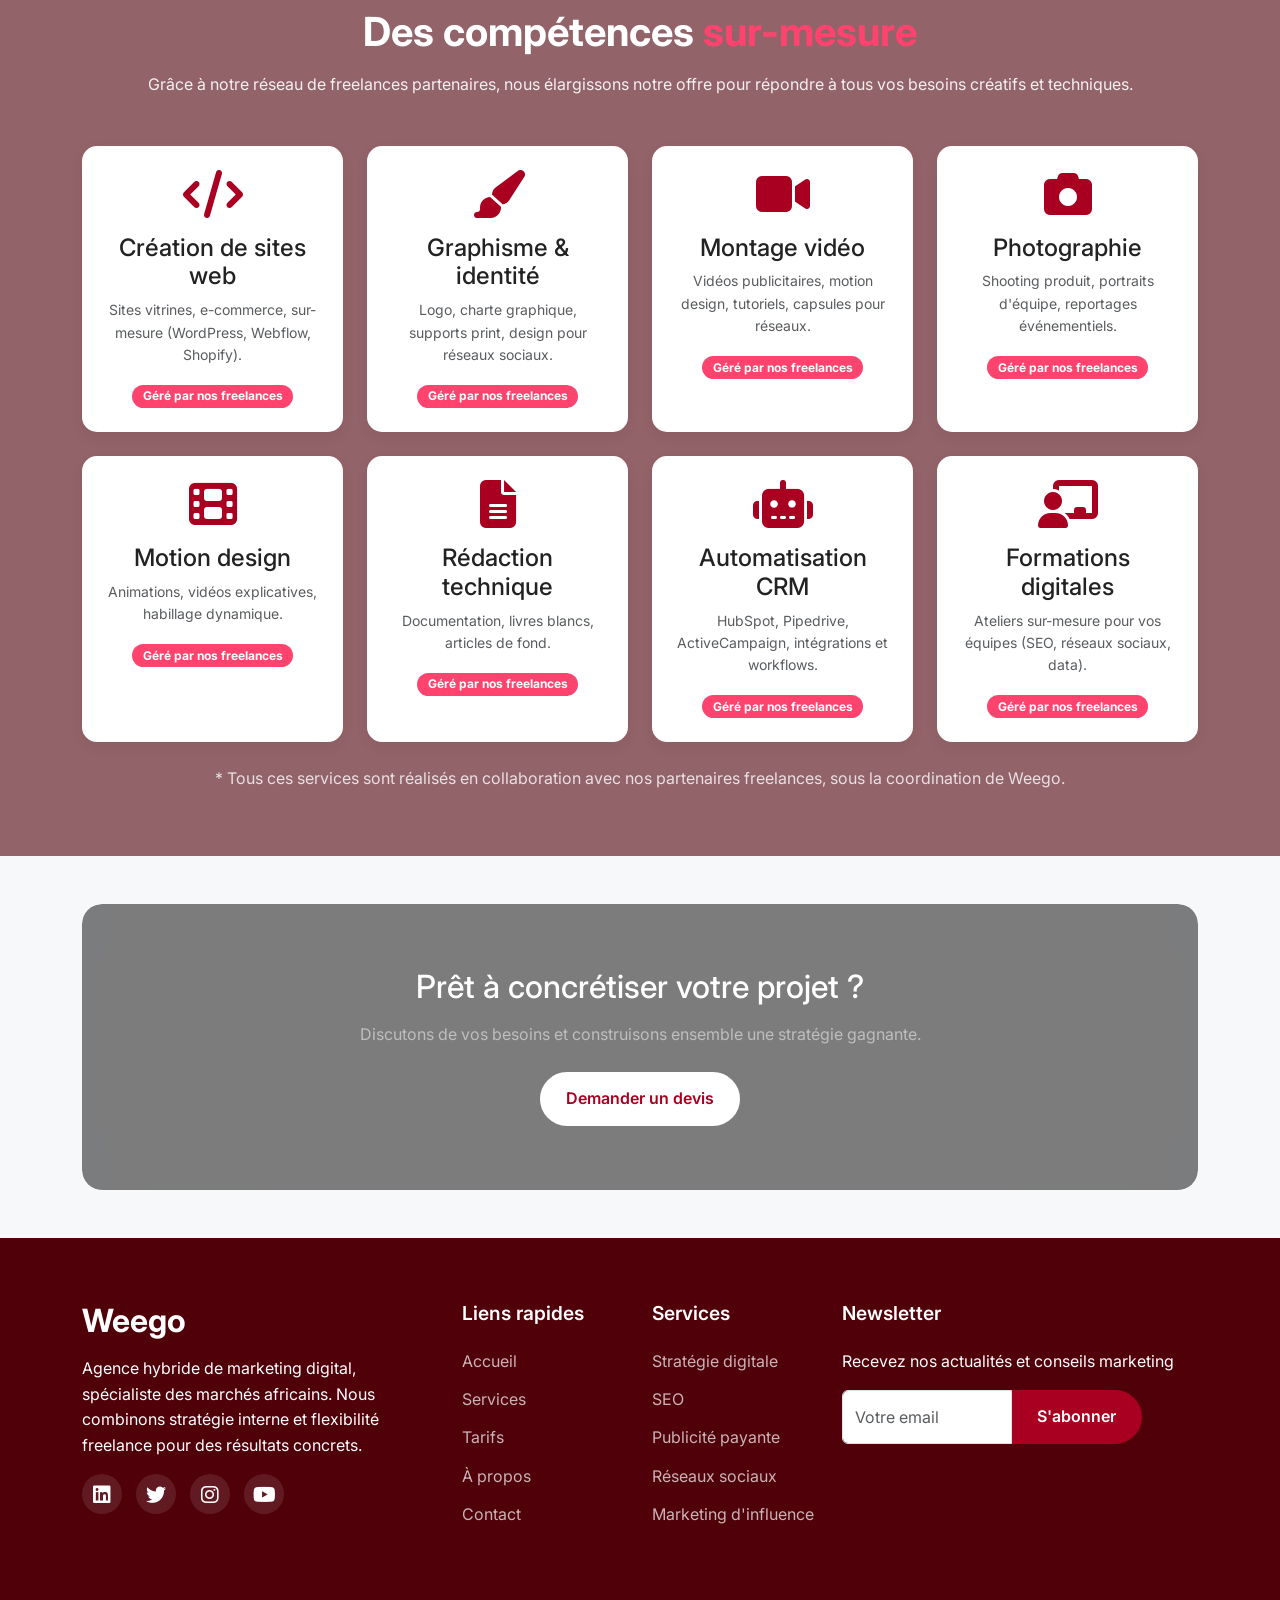
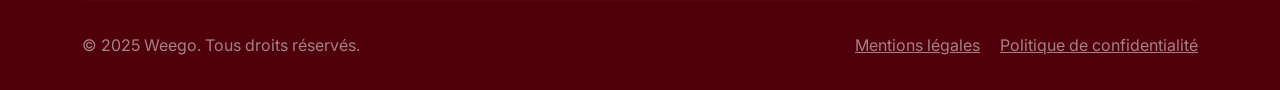
<file: src/services.html>
<!DOCTYPE html>
<html lang="fr">
<head>
    <meta charset="UTF-8">
    <meta name="viewport" content="width=device-width, initial-scale=1.0">
    <title>Weego - Nos services</title>
    <!-- Bootstrap CSS -->
    <link href="https://cdn.jsdelivr.net/npm/bootstrap@5.3.0/dist/css/bootstrap.min.css" rel="stylesheet">
    <!-- Font Awesome -->
    <link rel="stylesheet" href="https://cdnjs.cloudflare.com/ajax/libs/font-awesome/6.4.0/css/all.min.css">
    <!-- Custom CSS -->
    <link rel="stylesheet" href="./../static/css/style.css">
</head>
<body>

    <!-- Navigation -->
    <nav class="navbar navbar-expand-lg fixed-top">
        <div class="container">
            <a class="navbar-brand" href="/index.html">Weego</a>
            <button class="navbar-toggler" type="button" data-bs-toggle="collapse" data-bs-target="#navbarNav" aria-controls="navbarNav" aria-expanded="false" aria-label="Toggle navigation">
                <span class="navbar-toggler-icon"></span>
            </button>
            <div class="collapse navbar-collapse" id="navbarNav">
                                <ul class="navbar-nav ms-auto">
                    <li class="nav-item">
                        <a class="nav-link" href="./../index.html">Accueil</a>
                    </li>
                    <li class="nav-item">
                        <a class="nav-link" href="./../src/services.html">Services</a>
                    </li>
                    <li class="nav-item">
                        <a class="nav-link" href="./../src/pricing.html">Tarifs</a>
                    </li>
                    <li class="nav-item">
                        <a class="nav-link active" href="./../src/about.html">À propos</a>
                    </li>
                    <li class="nav-item">
                        <a class="nav-link" href="./../src/contact.html">Contact</a>
                    </li>
                </ul>
            </div>
        </div>
    </nav>

    <!-- Hero de la page Services (avec image de fond) -->
    <section class="page-hero" style="background-image: url('https://images.unsplash.com/photo-1557804506-669a67965ba0?ixlib=rb-4.0.3&auto=format&fit=crop&w=1950&q=80'); background-size: cover; background-position: center; position: relative; padding: 5rem 0; margin-top: 70px;">
        <div class="hero-overlay" style="position: absolute; top: 0; left: 0; width: 100%; height: 100%; background: rgba(0,0,0,0.6); z-index: 1;"></div>
        <div class="container text-center text-white" style="position: relative; z-index: 2;">
            <h1 class="display-4 fw-bold">Nos services</h1>
            <p class="lead">Six hubs d'expertise pour couvrir tous vos besoins en marketing digital</p>
        </div>
    </section>

    <!-- Introduction -->
    <section class="services-intro py-5">
        <div class="container text-center">
            <span class="section-subtitle">Une approche globale</span>
            <h2 class="section-title">Des solutions <span class="text-highlight">sur-mesure</span></h2>
            <p class="section-description col-lg-8 mx-auto">Weego vous accompagne à chaque étape de votre stratégie digitale. Que vous ayez besoin d'une vision globale ou d'une expertise ponctuelle, nos six hubs de compétences s'adaptent à vos objectifs et à votre budget.</p>
        </div>
    </section>

    <!-- Grille des services (6 hubs) - Flip cards -->
    <section class="services-section py-5">
        <div class="container">
            <div class="row g-4">
                <!-- Carte 1 : Stratégie & Direction -->
                <div class="col-md-6 col-lg-4">
                    <div class="flip-card">
                        <div class="flip-card-inner">
                            <div class="flip-card-front" style="background-image: linear-gradient(rgba(0,0,0,0.3), rgba(0,0,0,0.3)), url('https://images.unsplash.com/photo-1557804506-669a67965ba0?ixlib=rb-4.0.3&auto=format&fit=crop&w=600&q=80');">
                                <h3 class="h4">Stratégie & Direction</h3>
                                <p>Pilotez votre croissance</p>
                            </div>
                            <div class="flip-card-back">
                                <h4>Stratégie & Direction</h4>
                                <p class="small">Audit marketing, définition de buyer personas, tunnels de conversion, plan marketing trimestriel, KPIs personnalisés, accompagnement au lancement.</p>
                                <a href="/src/contact.html" class="btn-weego-light btn-sm mt-3">Demander un devis</a>
                            </div>
                        </div>
                    </div>
                </div>

                <!-- Carte 2 : Contenu & Copywriting -->
                <div class="col-md-6 col-lg-4">
                    <div class="flip-card">
                        <div class="flip-card-inner">
                            <div class="flip-card-front" style="background-image: linear-gradient(rgba(0,0,0,0.3), rgba(0,0,0,0.3)), url('https://images.unsplash.com/photo-1455390582262-044cdead277a?ixlib=rb-4.0.3&auto=format&fit=crop&w=600&q=80');">
                                <h3 class="h4">Contenu & Copywriting</h3>
                                <p>Des mots qui convertissent</p>
                            </div>
                            <div class="flip-card-back">
                                <h4>Contenu & Copywriting</h4>
                                <p class="small">Rédaction SEO, pages de vente, séquences d'emails, scripts vidéo, optimisation de contenus existants, messages de prospection B2B.</p>
                                <a href="/src/contact.html" class="btn-weego-light btn-sm mt-3">Demander un devis</a>
                            </div>
                        </div>
                    </div>
                </div>

                <!-- Carte 3 : SEO & Référencement -->
                <div class="col-md-6 col-lg-4">
                    <div class="flip-card">
                        <div class="flip-card-inner">
                            <div class="flip-card-front" style="background-image: linear-gradient(rgba(0,0,0,0.3), rgba(0,0,0,0.3)), url('https://images.unsplash.com/photo-1562577309-4932fdd64cd1?ixlib=rb-4.0.3&auto=format&fit=crop&w=600&q=80');">
                                <h3 class="h4">SEO & Référencement</h3>
                                <p>Soyez visible sur Google</p>
                            </div>
                            <div class="flip-card-back">
                                <h4>SEO & Référencement</h4>
                                <p class="small">Audit technique, recherche de mots-clés longue traîne, optimisation on-page, netlinking, suivi de positionnement, SEO local.</p>
                                <a href="/src/contact.html" class="btn-weego-light btn-sm mt-3">Demander un devis</a>
                            </div>
                        </div>
                    </div>
                </div>

                <!-- Carte 4 : Publicité Payante -->
                <div class="col-md-6 col-lg-4">
                    <div class="flip-card">
                        <div class="flip-card-inner">
                            <div class="flip-card-front" style="background-image: linear-gradient(rgba(0,0,0,0.3), rgba(0,0,0,0.3)), url('https://images.unsplash.com/photo-1460925895917-afdab827c52f?ixlib=rb-4.0.3&auto=format&fit=crop&w=600&q=80');">
                                <h3 class="h4">Publicité Payante</h3>
                                <p>Des campagnes rentables</p>
                            </div>
                            <div class="flip-card-back">
                                <h4>Publicité Payante</h4>
                                <p class="small">Gestion de campagnes Google Ads, Facebook/Instagram Ads, retargeting, A/B testing, optimisation du budget, tunnels publicitaires performants.</p>
                                <a href="/src/contact.html" class="btn-weego-light btn-sm mt-3">Demander un devis</a>
                            </div>
                        </div>
                    </div>
                </div>

                <!-- Carte 5 : Réseaux & Influence -->
                <div class="col-md-6 col-lg-4">
                    <div class="flip-card">
                        <div class="flip-card-inner">
                            <div class="flip-card-front" style="background-image: linear-gradient(rgba(0,0,0,0.3), rgba(0,0,0,0.3)), url('https://images.unsplash.com/photo-1611162617213-7d7a39e9b1d7?ixlib=rb-4.0.3&auto=format&fit=crop&w=600&q=80');">
                                <h3 class="h4">Réseaux & Influence</h3>
                                <p>Engagez votre communauté</p>
                            </div>
                            <div class="flip-card-back">
                                <h4>Réseaux & Influence</h4>
                                <p class="small">Community management, stratégie de contenu, collaborations avec influenceurs, UGC, social selling, veille concurrentielle.</p>
                                <a href="/src/contact.html" class="btn-weego-light btn-sm mt-3">Demander un devis</a>
                            </div>
                        </div>
                    </div>
                </div>

                <!-- Carte 6 : Data & Analytics -->
                <div class="col-md-6 col-lg-4">
                    <div class="flip-card">
                        <div class="flip-card-inner">
                            <div class="flip-card-front" style="background-image: linear-gradient(rgba(0,0,0,0.3), rgba(0,0,0,0.3)), url('https://images.unsplash.com/photo-1551288049-bebda4e38f71?ixlib=rb-4.0.3&auto=format&fit=crop&w=600&q=80');">
                                <h3 class="h4">Data & Analytics</h3>
                                <p>Pilotez par la donnée</p>
                            </div>
                            <div class="flip-card-back">
                                <h4>Data & Analytics</h4>
                                <p class="small">Tableaux de bord personnalisés, Google Analytics, suivi des conversions, analyse comportementale, recommandations data-driven.</p>
                                <a href="/src/contact.html" class="btn-weego-light btn-sm mt-3">Demander un devis</a>
                            </div>
                        </div>
                    </div>
                </div>
            </div>
        </div>
    </section>

    <!-- Services complémentaires (freelances partenaires) -->
    <section class="complementary-services py-5" style="background-image: url('https://images.unsplash.com/photo-1557804506-669a67965ba0?ixlib=rb-4.0.3&auto=format&fit=crop&w=1950&q=80'); background-size: cover; background-position: center; background-attachment: fixed; position: relative;">
        <!-- Overlay coloré avec flou -->
        <div style="position: absolute; top: 0; left: 0; width: 100%; height: 100%; background-color: var(--weego-900); opacity: 0.6; backdrop-filter: blur(2px); -webkit-backdrop-filter: blur(2px); z-index: 1;"></div>
        <div class="container" style="position: relative; z-index: 2;">
            <div class="text-center mb-5">
                <span class="section-subtitle" style="color: white;">Encore plus de possibilités</span>
                <h2 class="section-title" style="color: white;">Des compétences <span class="text-highlight" style="color: var(--weego-500);">sur-mesure</span></h2>
                <p class="section-description" style="color: rgba(255,255,255,0.9);">Grâce à notre réseau de freelances partenaires, nous élargissons notre offre pour répondre à tous vos besoins créatifs et techniques.</p>
            </div>

            <div class="row g-4">
                <!-- Service 1 : Création de sites web -->
                <div class="col-md-6 col-lg-3">
                    <div class="partner-service-card text-center p-4">
                        <i class="fas fa-code fa-3x mb-3" style="color: var(--weego-700);"></i>
                        <h4>Création de sites web</h4>
                        <p class="small text-muted">Sites vitrines, e-commerce, sur-mesure (WordPress, Webflow, Shopify).</p>
                        <span class="badge bg-weego-500">Géré par nos freelances</span>
                    </div>
                </div>
                <!-- Service 2 : Graphisme & identité visuelle -->
                <div class="col-md-6 col-lg-3">
                    <div class="partner-service-card text-center p-4">
                        <i class="fas fa-paint-brush fa-3x mb-3" style="color: var(--weego-700);"></i>
                        <h4>Graphisme & identité</h4>
                        <p class="small text-muted">Logo, charte graphique, supports print, design pour réseaux sociaux.</p>
                        <span class="badge bg-weego-500">Géré par nos freelances</span>
                    </div>
                </div>
                <!-- Service 3 : Montage vidéo -->
                <div class="col-md-6 col-lg-3">
                    <div class="partner-service-card text-center p-4">
                        <i class="fas fa-video fa-3x mb-3" style="color: var(--weego-700);"></i>
                        <h4>Montage vidéo</h4>
                        <p class="small text-muted">Vidéos publicitaires, motion design, tutoriels, capsules pour réseaux.</p>
                        <span class="badge bg-weego-500">Géré par nos freelances</span>
                    </div>
                </div>
                <!-- Service 4 : Photographie -->
                <div class="col-md-6 col-lg-3">
                    <div class="partner-service-card text-center p-4">
                        <i class="fas fa-camera fa-3x mb-3" style="color: var(--weego-700);"></i>
                        <h4>Photographie</h4>
                        <p class="small text-muted">Shooting produit, portraits d'équipe, reportages événementiels.</p>
                        <span class="badge bg-weego-500">Géré par nos freelances</span>
                    </div>
                </div>
                <!-- Service 5 : Motion design -->
                <div class="col-md-6 col-lg-3">
                    <div class="partner-service-card text-center p-4">
                        <i class="fas fa-film fa-3x mb-3" style="color: var(--weego-700);"></i>
                        <h4>Motion design</h4>
                        <p class="small text-muted">Animations, vidéos explicatives, habillage dynamique.</p>
                        <span class="badge bg-weego-500">Géré par nos freelances</span>
                    </div>
                </div>
                <!-- Service 6 : Rédaction technique -->
                <div class="col-md-6 col-lg-3">
                    <div class="partner-service-card text-center p-4">
                        <i class="fas fa-file-alt fa-3x mb-3" style="color: var(--weego-700);"></i>
                        <h4>Rédaction technique</h4>
                        <p class="small text-muted">Documentation, livres blancs, articles de fond.</p>
                        <span class="badge bg-weego-500">Géré par nos freelances</span>
                    </div>
                </div>
                <!-- Service 7 : Automatisation CRM -->
                <div class="col-md-6 col-lg-3">
                    <div class="partner-service-card text-center p-4">
                        <i class="fas fa-robot fa-3x mb-3" style="color: var(--weego-700);"></i>
                        <h4>Automatisation CRM</h4>
                        <p class="small text-muted">HubSpot, Pipedrive, ActiveCampaign, intégrations et workflows.</p>
                        <span class="badge bg-weego-500">Géré par nos freelances</span>
                    </div>
                </div>
                <!-- Service 8 : Formations digitales -->
                <div class="col-md-6 col-lg-3">
                    <div class="partner-service-card text-center p-4">
                        <i class="fas fa-chalkboard-teacher fa-3x mb-3" style="color: var(--weego-700);"></i>
                        <h4>Formations digitales</h4>
                        <p class="small text-muted">Ateliers sur-mesure pour vos équipes (SEO, réseaux sociaux, data).</p>
                        <span class="badge bg-weego-500">Géré par nos freelances</span>
                    </div>
                </div>
            </div>
            <p class="text-center mt-4" style="color: rgba(255,255,255,0.8);">* Tous ces services sont réalisés en collaboration avec nos partenaires freelances, sous la coordination de Weego.</p>
        </div>
    </section>

    <!-- CTA avec image de fond et effet glass -->
    <section class="cta-section py-5">
        <div class="container">
            <div class="cta-wrapper text-center" style="border-radius: 20px; padding: 4rem 2rem; position: relative; overflow: hidden; background-image: url('https://images.unsplash.com/photo-1557804506-669a67965ba0?ixlib=rb-4.0.3&auto=format&fit=crop&w=1950&q=80'); background-size: cover; background-position: center;">
                <!-- Overlay sombre avec flou -->
                <div style="position: absolute; top: 0; left: 0; width: 100%; height: 100%; background: rgba(0, 0, 0, 0.5); backdrop-filter: blur(5px); -webkit-backdrop-filter: blur(5px); z-index: 1;"></div>
                <!-- Contenu -->
                <div style="position: relative; z-index: 2;">
                    <h2 class="text-white mb-3">Prêt à concrétiser votre projet ?</h2>
                    <p class="text-white-50 mb-4">Discutons de vos besoins et construisons ensemble une stratégie gagnante.</p>
                    <a href="/src/contact.html" class="btn-weego-light btn-lg">Demander un devis</a>
                </div>
            </div>
        </div>
    </section>

    <!-- Footer -->
    <footer class="footer">
        <div class="container">
            <div class="row">
                <div class="col-lg-4 mb-4">
                    <h4 class="footer-logo">Weego</h4>
                    <p>Agence hybride de marketing digital, spécialiste des marchés africains. Nous combinons stratégie interne et flexibilité freelance pour des résultats concrets.</p>
                    <div class="social-links">
                        <a href="#"><i class="fab fa-linkedin fa-lg"></i></a>
                        <a href="#"><i class="fab fa-twitter fa-lg"></i></a>
                        <a href="#"><i class="fab fa-instagram fa-lg"></i></a>
                        <a href="#"><i class="fab fa-youtube fa-lg"></i></a>
                    </div>
                </div>
                <div class="col-lg-2 mb-4">
                    <h5>Liens rapides</h5>
                    <ul class="list-unstyled">
                        <li><a href="/index.html">Accueil</a></li>
                        <li><a href="/src/services.html">Services</a></li>
                        <li><a href="/src/pricing.html">Tarifs</a></li>
                        <li><a href="/src/about.html">À propos</a></li>
                        <li><a href="/src/contact.html">Contact</a></li>
                    </ul>
                </div>
                <div class="col-lg-2 mb-4">
                    <h5>Services</h5>
                    <ul class="list-unstyled">
                        <li><a href="#">Stratégie digitale</a></li>
                        <li><a href="#">SEO</a></li>
                        <li><a href="#">Publicité payante</a></li>
                        <li><a href="#">Réseaux sociaux</a></li>
                        <li><a href="#">Marketing d'influence</a></li>
                    </ul>
                </div>
                <div class="col-lg-4 mb-4">
                    <h5>Newsletter</h5>
                    <p>Recevez nos actualités et conseils marketing</p>
                    <form class="newsletter-form">
                        <div class="input-group">
                            <input type="email" class="form-control" placeholder="Votre email" required>
                            <button class="btn-weego-primary" type="submit">S'abonner</button>
                        </div>
                    </form>
                </div>
            </div>
            <hr class="footer-hr">
            <div class="row align-items-center">
                <div class="col-md-6 text-center text-md-start">
                    <p class="copyright">&copy; 2025 Weego. Tous droits réservés.</p>
                </div>
                <div class="col-md-6 text-center text-md-end">
                    <a href="#" class="text-white-50 me-3">Mentions légales</a>
                    <a href="#" class="text-white-50">Politique de confidentialité</a>
                </div>
            </div>
        </div>
    </footer>

    <!-- Bootstrap JS -->
    <script src="https://cdn.jsdelivr.net/npm/bootstrap@5.3.0/dist/js/bootstrap.bundle.min.js"></script>
    <!-- Custom JS -->
    <script src="./../static/js/script.js"></script>
</body>
</html>
</file>
<file: static/css/style.css>
@import url('https://fonts.googleapis.com/css2?family=Inter:wght@300;400;500;600;700&display=swap');

:root {
    --weego-900: #4F0009;
    --weego-700: #A90022;
    --weego-500: #FE446E;
    --weego-bg: #F7F8FA;
    --weego-surface: #FFFFFF;
    --text-default: #222222;
    --muted: #6b6b6b;
}

* {
    margin: 0;
    padding: 0;
    box-sizing: border-box;
}

body {
    font-family: 'Inter', sans-serif;
    color: var(--text-default);
    background-color: var(--weego-bg);
    padding-top: 70px;
    line-height: 1.6;
}

/* Navbar */
.navbar {
    background-color: rgba(255, 255, 255, 0.95);
    backdrop-filter: blur(10px);
    box-shadow: 0 2px 20px rgba(0, 0, 0, 0.05);
}

.navbar-brand {
    color: var(--weego-700);
    font-weight: 700;
    font-size: 1.8rem;
    letter-spacing: -0.5px;
}

.nav-link {
    color: var(--text-default);
    font-weight: 500;
    margin: 0 0.5rem;
    transition: color 0.3s;
}

.nav-link:hover,
.nav-link.active {
    color: var(--weego-700);
}

/* Hero Section */
.hero {
    position: relative;
    height: 90vh;
    min-height: 600px;
    overflow: hidden;
    display: flex;
    align-items: center;
    color: white;
}

.hero-slides {
    position: absolute;
    top: 0;
    left: 0;
    width: 100%;
    height: 100%;
    z-index: 0;
}

.hero-slide {
    position: absolute;
    top: 0;
    left: 0;
    width: 100%;
    height: 100%;
    background-size: cover;
    background-position: center;
    opacity: 0;
    transition: opacity 1s ease-in-out;
}

.hero-slide.active {
    opacity: 1;
}

.hero-overlay {
    position: absolute;
    top: 0;
    left: 0;
    width: 100%;
    height: 100%;
    background: rgba(0, 0, 0, 0.5);
    z-index: 1;
}

.hero-content {
    position: relative;
    z-index: 2;
}

.hero-controls {
    position: absolute;
    bottom: 30px;
    right: 30px;
    z-index: 3;
    display: flex;
    gap: 10px;
}

.hero-control {
    width: 50px;
    height: 50px;
    border-radius: 50%;
    background: rgba(255, 255, 255, 0.3);
    backdrop-filter: blur(5px);
    border: 1px solid rgba(255, 255, 255, 0.5);
    color: white;
    font-size: 1.2rem;
    cursor: pointer;
    transition: all 0.3s;
    display: flex;
    align-items: center;
    justify-content: center;
}

.hero-control:hover {
    background: var(--weego-700);
    border-color: var(--weego-700);
}

.hero-indicators {
    position: absolute;
    bottom: 30px;
    left: 50%;
    transform: translateX(-50%);
    z-index: 3;
    display: flex;
    gap: 10px;
}

.indicator {
    width: 12px;
    height: 12px;
    border-radius: 50%;
    background: rgba(255, 255, 255, 0.5);
    cursor: pointer;
    transition: all 0.3s;
}

.indicator.active {
    background: var(--weego-700);
    transform: scale(1.2);
}

/* Sections communes */
.section-subtitle {
    color: var(--weego-700);
    font-weight: 600;
    text-transform: uppercase;
    letter-spacing: 2px;
    font-size: 0.9rem;
    display: inline-block;
    margin-bottom: 0.5rem;
}

.section-title {
    font-size: 2.5rem;
    font-weight: 700;
    margin-bottom: 1rem;
    color: var(--text-default);
}

.text-highlight {
    color: var(--weego-700);
}

/* About Section */
.about-section {
    background: var(--weego-surface);
}

.video-wrapper {
    position: relative;
    border-radius: 20px;
    overflow: hidden;
    box-shadow: 0 20px 30px rgba(0, 0, 0, 0.1);
}

.video-thumbnail {
    position: relative;
    cursor: pointer;
}

.video-thumbnail img {
    width: 100%;
    display: block;
}

.btn-play {
    position: absolute;
    top: 50%;
    left: 50%;
    transform: translate(-50%, -50%);
    width: 80px;
    height: 80px;
    border-radius: 50%;
    background: var(--weego-700);
    border: 3px solid white;
    color: white;
    font-size: 2rem;
    display: flex;
    align-items: center;
    justify-content: center;
    transition: all 0.3s;
    cursor: pointer;
}

.btn-play:hover {
    background: var(--weego-900);
    transform: translate(-50%, -50%) scale(1.1);
}

/* Pricing Section */
.pricing-section {
    position: relative;
    background-image: url('https://images.unsplash.com/photo-1554224155-8d04cb21cd6c?ixlib=rb-4.0.3&auto=format&fit=crop&w=1950&q=80');
    background-size: cover;
    background-position: center;
    background-attachment: fixed;
    z-index: 1;
}

.pricing-section::before {
    content: '';
    position: absolute;
    top: 0;
    left: 0;
    width: 100%;
    height: 100%;
    background-color: rgba(255, 255, 255, 0.8);
    backdrop-filter: blur(2px);
    /* Ajustez l'opacité si besoin */
    z-index: -1;
}

.pricing-card {
    background: white;
    border-radius: 15px;
    overflow: hidden;
    box-shadow: 0 10px 30px rgba(0, 0, 0, 0.05);
    transition: transform 0.3s, box-shadow 0.3s;
    height: 100%;
}

.pricing-card:hover {
    transform: translateY(-10px);
    box-shadow: 0 20px 40px rgba(0, 0, 0, 0.1);
}

.pricing-card.featured {
    border: 2px solid var(--weego-700);
    transform: scale(1.02);
}

.pricing-header {
    color: white;
    padding: 1.5rem;
    text-align: center;
}

.pricing-header h3 {
    font-size: 1.5rem;
    font-weight: 700;
}

.price {
    font-size: 1.8rem;
    font-weight: 700;
    margin-top: 0.5rem;
}

.pricing-body {
    padding: 2rem 1.5rem;
}

.pricing-body ul {
    margin: 1.5rem 0;
}

.pricing-body li {
    margin-bottom: 0.8rem;
}

/* CTA Section */
.cta-wrapper {
    position: relative;
    overflow: hidden;
}

.cta-wrapper::before {
    content: '';
    position: absolute;
    top: -50%;
    left: -50%;
    width: 200%;
    height: 200%;
    background: radial-gradient(circle, rgba(255, 255, 255, 0.2) 0%, transparent 70%);
    animation: rotate 20s linear infinite;
}

@keyframes rotate {
    from {
        transform: rotate(0deg);
    }

    to {
        transform: rotate(360deg);
    }
}

/* Partners Slider */
.partners-slider {
    overflow: hidden;
    position: relative;
    padding: 1rem 0;
}

.partners-track {
    display: flex;
    gap: 2rem;
    animation: scroll 30s linear infinite;
    width: max-content;
}

.partner-card {
    flex: 0 0 auto;
    width: 180px;
    background: white;
    border-radius: 10px;
    padding: 2rem 1rem;
    text-align: center;
    box-shadow: 0 5px 15px rgba(0, 0, 0, 0.05);
    transition: all 0.3s;
}

.partner-card:hover {
    transform: translateY(-5px);
    box-shadow: 0 10px 25px rgba(0, 0, 0, 0.1);
}

@keyframes scroll {
    0% {
        transform: translateX(0);
    }

    100% {
        transform: translateX(-50%);
    }
}

/* Footer */
.footer {
    background-color: var(--weego-900);
    color: #fff;
    padding: 4rem 0 2rem;
}

.footer-logo {
    font-size: 2rem;
    font-weight: 700;
    color: white;
    margin-bottom: 1rem;
}

.footer h5 {
    font-size: 1.2rem;
    font-weight: 600;
    margin-bottom: 1.5rem;
    color: white;
}

.footer ul {
    list-style: none;
    padding: 0;
}

.footer ul li {
    margin-bottom: 0.8rem;
}

.footer ul li a {
    color: rgba(255, 255, 255, 0.7);
    text-decoration: none;
    transition: color 0.3s;
}

.footer ul li a:hover {
    color: white;
}

.social-links a {
    display: inline-block;
    width: 40px;
    height: 40px;
    border-radius: 50%;
    background: rgba(255, 255, 255, 0.1);
    color: white;
    text-align: center;
    line-height: 40px;
    margin-right: 10px;
    transition: all 0.3s;
}

.social-links a:hover {
    background: var(--weego-700);
    transform: translateY(-3px);
}

.newsletter-form .input-group {
    max-width: 300px;
}

.footer-hr {
    border-color: rgba(255, 255, 255, 0.1);
    margin: 2rem 0;
}

.copyright {
    color: rgba(255, 255, 255, 0.5);
    margin: 0;
}

/* Responsive */
@media (max-width: 768px) {
    .hero {
        height: 70vh;
    }

    .section-title {
        font-size: 2rem;
    }

    .pricing-card.featured {
        transform: scale(1);
    }
}

/* ===== BOUTONS PERSONNALISÉS ===== */
.btn-weego-primary {
    background-color: var(--weego-700);
    border: 2px solid var(--weego-700);
    color: white;
    padding: 0.75rem 1.5rem;
    font-weight: 600;
    border-radius: 50px;
    transition: all 0.3s;
    display: inline-block;
    text-decoration: none;
    text-align: center;
}

.btn-weego-primary:hover {
    background-color: var(--weego-900);
    border-color: var(--weego-900);
    color: white;
    transform: translateY(-2px);
    box-shadow: 0 10px 20px rgba(0, 0, 0, 0.1);
}

.btn-weego-outline {
    background-color: transparent;
    border: 2px solid var(--weego-700);
    color: var(--weego-700);
    padding: 0.75rem 1.5rem;
    font-weight: 600;
    border-radius: 50px;
    transition: all 0.3s;
    display: inline-block;
    text-decoration: none;
    text-align: center;
}

.btn-weego-outline:hover {
    background-color: var(--weego-700);
    color: white;
    transform: translateY(-2px);
    box-shadow: 0 10px 20px rgba(0, 0, 0, 0.1);
}

.btn-weego-light {
    background-color: white;
    border: 2px solid white;
    color: var(--weego-700);
    padding: 0.75rem 1.5rem;
    font-weight: 600;
    border-radius: 50px;
    transition: all 0.3s;
    display: inline-block;
    text-decoration: none;
    text-align: center;
}

.btn-weego-light:hover {
    background-color: transparent;
    color: white;
    transform: translateY(-2px);
    box-shadow: 0 10px 20px rgba(0, 0, 0, 0.1);
}

.link-weego {
    color: var(--weego-700);
    font-weight: 600;
    text-decoration: none;
    border-bottom: 2px solid transparent;
    transition: border-color 0.3s;
}

.link-weego:hover {
    border-bottom-color: var(--weego-700);
}

/* ===== HERO SLIDES AVEC TEXTE ===== */
.hero-slide {
    position: absolute;
    top: 0;
    left: 0;
    width: 100%;
    height: 100%;
    background-size: cover;
    background-position: center;
    opacity: 0;
    transition: opacity 1s ease-in-out;
}

.hero-slide.active {
    opacity: 1;
}

.hero-content {
    position: relative;
    z-index: 2;
    height: 100%;
    display: flex;
    align-items: center;
    justify-content: center;
}

.glass-panel {
    background: rgba(0, 0, 0, 0.1);
    backdrop-filter: blur(10px);
    border-radius: 20px;
    padding: 3rem;
    border: 1px solid rgba(255, 255, 255, 0.2);
    color: white;
    margin: 1rem;
    padding: 1rem;
}

.glass-panel .badge {
    background-color: var(--weego-700) !important;
    color: white;
}

/* ===== SERVICES FLIP CARDS ===== */
.services-section {
    background-color: var(--weego-surface);
}

.flip-card {
    background-color: transparent;
    width: 100%;
    height: 350px;
    perspective: 1000px;
    cursor: pointer;
}

.flip-card-inner {
    position: relative;
    width: 100%;
    height: 100%;
    text-align: center;
    transition: transform 0.6s;
    transform-style: preserve-3d;
    border-radius: 15px;
    box-shadow: 0 10px 30px rgba(0, 0, 0, 0.1);
}

.flip-card:hover .flip-card-inner {
    transform: rotateY(180deg);
}

.flip-card.auto-flip .flip-card-inner {
    animation: flipRotate 10s infinite;
}

@keyframes flipRotate {

    0%,
    40% {
        transform: rotateY(0);
    }

    50%,
    90% {
        transform: rotateY(180deg);
    }

    100% {
        transform: rotateY(0);
    }
}

.flip-card-front,
.flip-card-back {
    position: absolute;
    width: 100%;
    height: 100%;
    backface-visibility: hidden;
    border-radius: 15px;
    overflow: hidden;
    display: flex;
    flex-direction: column;
    justify-content: center;
    align-items: center;
    padding: 1.5rem;
}

.flip-card-front {
    background-size: cover;
    background-position: center;
    color: white;
    filter: blur(0.5px);
}

.flip-card-front::before {
    content: '';
    position: absolute;
    top: 0;
    left: 0;
    width: 100%;
    height: 100%;
    background: rgba(0, 0, 0, 0.3);
    z-index: 0;
}

.flip-card-front>* {
    position: relative;
    z-index: 1;
}

.flip-card-back {
    background: linear-gradient(135deg, var(--weego-700), var(--weego-900));
    color: white;
    transform: rotateY(180deg);
    padding: 1.5rem;
    text-align: center;
    display: flex;
    flex-direction: column;
    justify-content: center;
}

.flip-card-back h4 {
    font-size: 1.2rem;
    margin-bottom: 0.5rem;
}

.flip-card-back p {
    font-size: 0.9rem;
    line-height: 1.4;
    margin-bottom: 1rem;
}

.flip-card-back ul {
    text-align: left;
    margin-top: 1rem;
    list-style: none;
    padding: 0;
}

.flip-card-back li {
    margin-bottom: 0.5rem;
}

.flip-card-back li i {
    margin-right: 0.5rem;
    color: var(--weego-500);
}

/* ===== PRICING CARDS MODERNISÉS ===== */
.pricing-card {
    background: white;
    border-radius: 20px;
    overflow: hidden;
    box-shadow: 0 15px 30px rgba(0, 0, 0, 0.05);
    transition: transform 0.3s, box-shadow 0.3s;
    height: 100%;
    display: flex;
    flex-direction: column;
}

.pricing-card:hover {
    transform: translateY(-10px);
    box-shadow: 0 25px 40px rgba(0, 0, 0, 0.1);
}

.pricing-card.featured {
    transform: scale(1.05);
    border: 2px solid var(--weego-700);
}

.pricing-card.featured:hover {
    transform: scale(1.05) translateY(-10px);
}

.pricing-header {
    color: white;
    padding: 2rem 1.5rem;
    text-align: center;
}

.pricing-header h3 {
    font-size: 1.8rem;
    font-weight: 700;
    margin-bottom: 0.5rem;
}

.price {
    font-size: 2rem;
    font-weight: 700;
}

.pricing-body {
    padding: 2rem 1.5rem;
    flex-grow: 1;
    display: flex;
    flex-direction: column;
}

.pricing-body ul {
    margin: 1.5rem 0;
    flex-grow: 1;
}

.pricing-body li {
    margin-bottom: 0.8rem;
}

/* ===== AJUSTEMENTS RESPONSIVE ===== */
@media (max-width: 768px) {
    .pricing-card.featured {
        transform: scale(1);
    }

    .flip-card {
        height: 300px;
    }
}




/* Page Hero */
.page-hero {
    margin-top: 70px;
    /* pour compenser la navbar */
}

/* Team cards */
.team-card {
    background: white;
    border-radius: 15px;
    padding: 2rem 1rem;
    box-shadow: 0 5px 15px rgba(0, 0, 0, 0.05);
    transition: transform 0.3s;
}

.team-card:hover {
    transform: translateY(-10px);
}

.team-card img {
    object-fit: cover;
    border: 3px solid var(--weego-700);
}

.social-links-team a {
    display: inline-block;
    width: 35px;
    height: 35px;
    background: var(--weego-700);
    color: white;
    border-radius: 50%;
    line-height: 35px;
    margin: 0 5px;
    transition: background 0.3s;
}

.social-links-team a:hover {
    background: var(--weego-900);
}

/* Why choose cards */
.why-card {
    background: white;
    border-radius: 15px;
    box-shadow: 0 5px 15px rgba(0, 0, 0, 0.05);
    height: 100%;
    transition: transform 0.3s;
}

.why-card:hover {
    transform: scale(1.02);
    box-shadow: 0 10px 25px rgba(0, 0, 0, 0.1);
}

/* Timeline */
.timeline-item {
    position: relative;
}

.timeline-card {
    background: white;
    border-radius: 15px;
    box-shadow: 0 5px 15px rgba(0, 0, 0, 0.05);
    transition: transform 0.3s;
}

.timeline-card:hover {
    transform: translateY(-5px);
    box-shadow: 0 10px 25px rgba(0, 0, 0, 0.1);
}

.timeline-year {
    font-size: 1.5rem;
    display: block;
    margin-bottom: 0.5rem;
}

.timeline-empty {
    min-height: 20px;
}

@media (max-width: 768px) {
    .timeline-item .timeline-empty {
        display: none;
    }

    .timeline-item .timeline-content {
        width: 100%;
        margin-bottom: 1rem;
    }
}




/* Service cards (grille) */
.service-card {
    background: white;
    border-radius: 15px;
    box-shadow: 0 5px 15px rgba(0, 0, 0, 0.05);
    transition: transform 0.3s, box-shadow 0.3s;
}

.service-card:hover {
    transform: translateY(-5px);
    box-shadow: 0 15px 30px rgba(0, 0, 0, 0.1);
}

.service-card ul {
    padding-left: 0;
}

.service-card li {
    font-size: 0.9rem;
    margin-bottom: 0.5rem;
}

/* Complementary services cards */
.comp-card {
    background: white;
    border-radius: 10px;
    box-shadow: 0 5px 15px rgba(0, 0, 0, 0.05);
    transition: transform 0.3s;
}

.comp-card:hover {
    transform: scale(1.05);
    background: var(--weego-700);
    color: white;
}

.comp-card:hover i {
    color: white !important;
}

/* Partner service cards (complémentaires) */
.partner-service-card {
    background: white;
    border-radius: 15px;
    box-shadow: 0 5px 15px rgba(0, 0, 0, 0.05);
    transition: transform 0.3s, box-shadow 0.3s;
    height: 100%;
}

.partner-service-card:hover {
    transform: translateY(-5px);
    box-shadow: 0 15px 30px rgba(0, 0, 0, 0.1);
}

.partner-service-card .badge {
    background-color: var(--weego-500);
    color: white;
    font-size: 0.75rem;
    padding: 0.35rem 0.65rem;
    border-radius: 50px;
}
</file>
